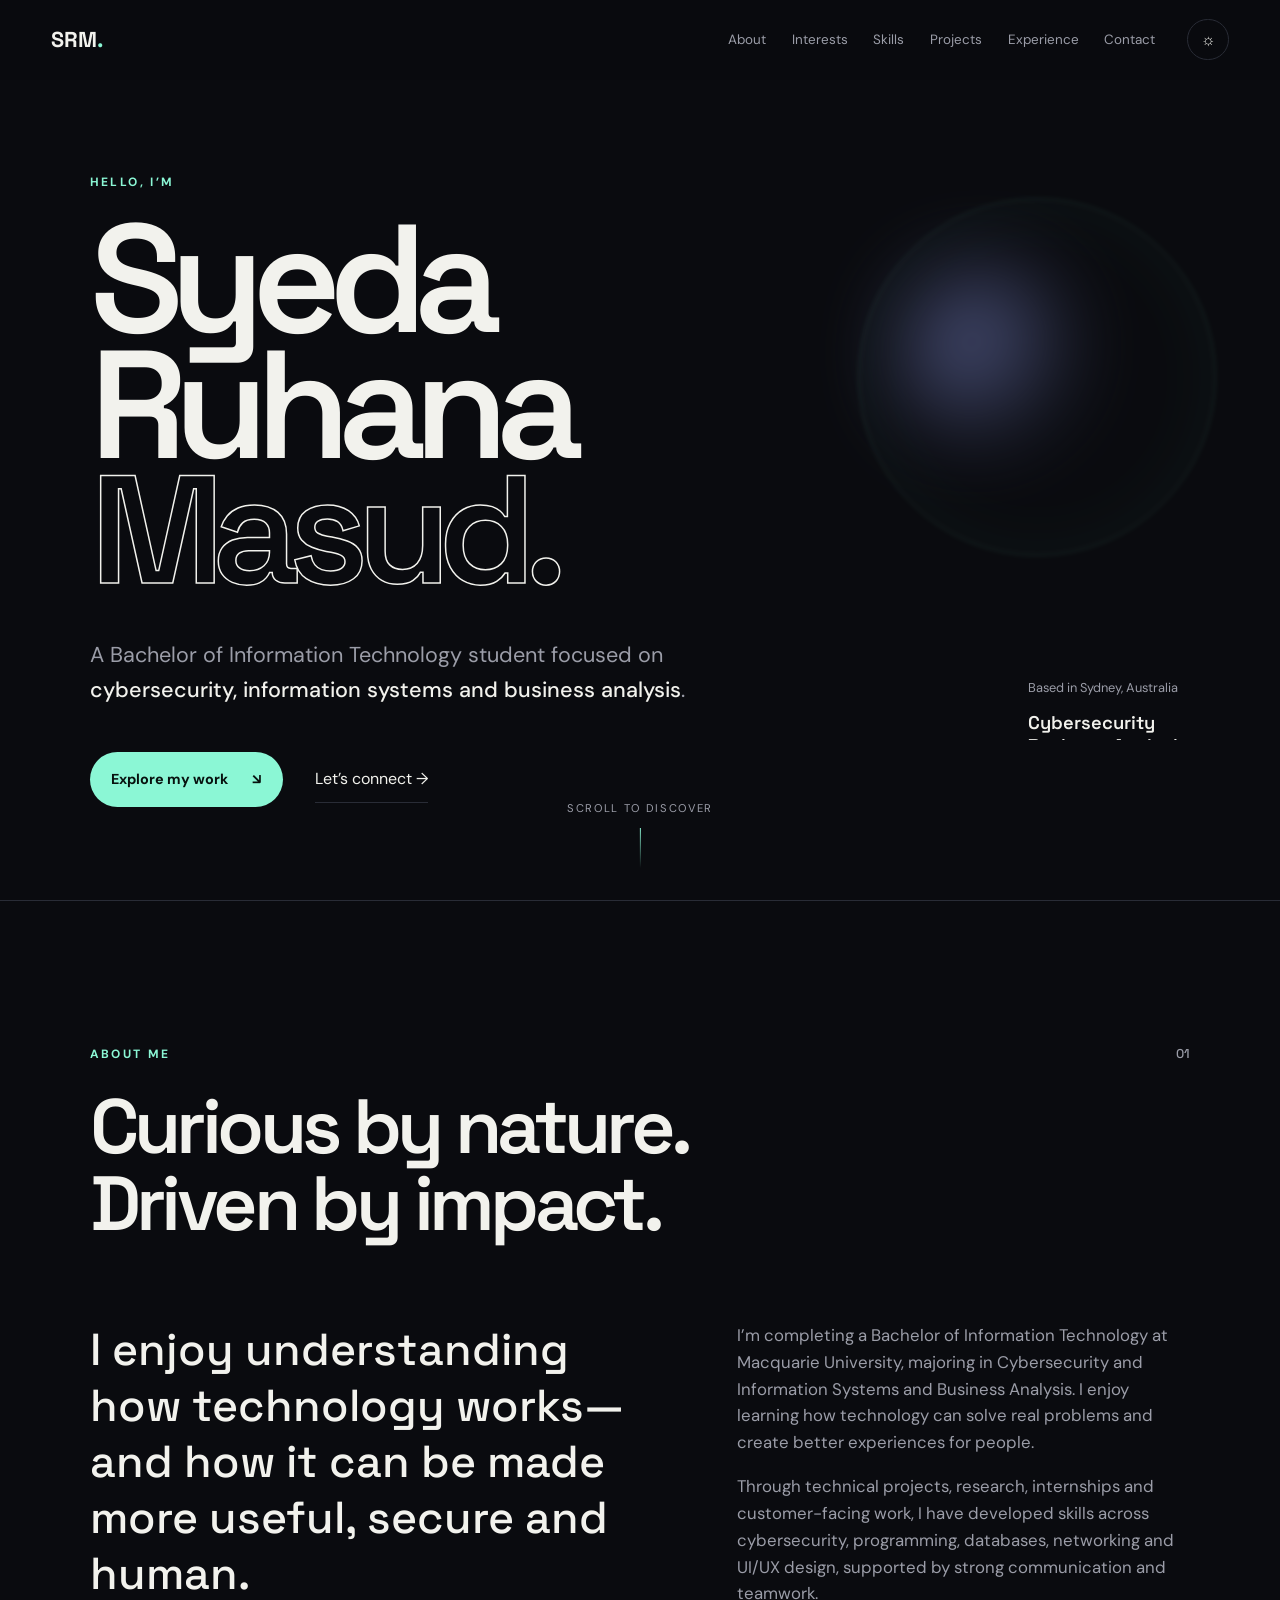
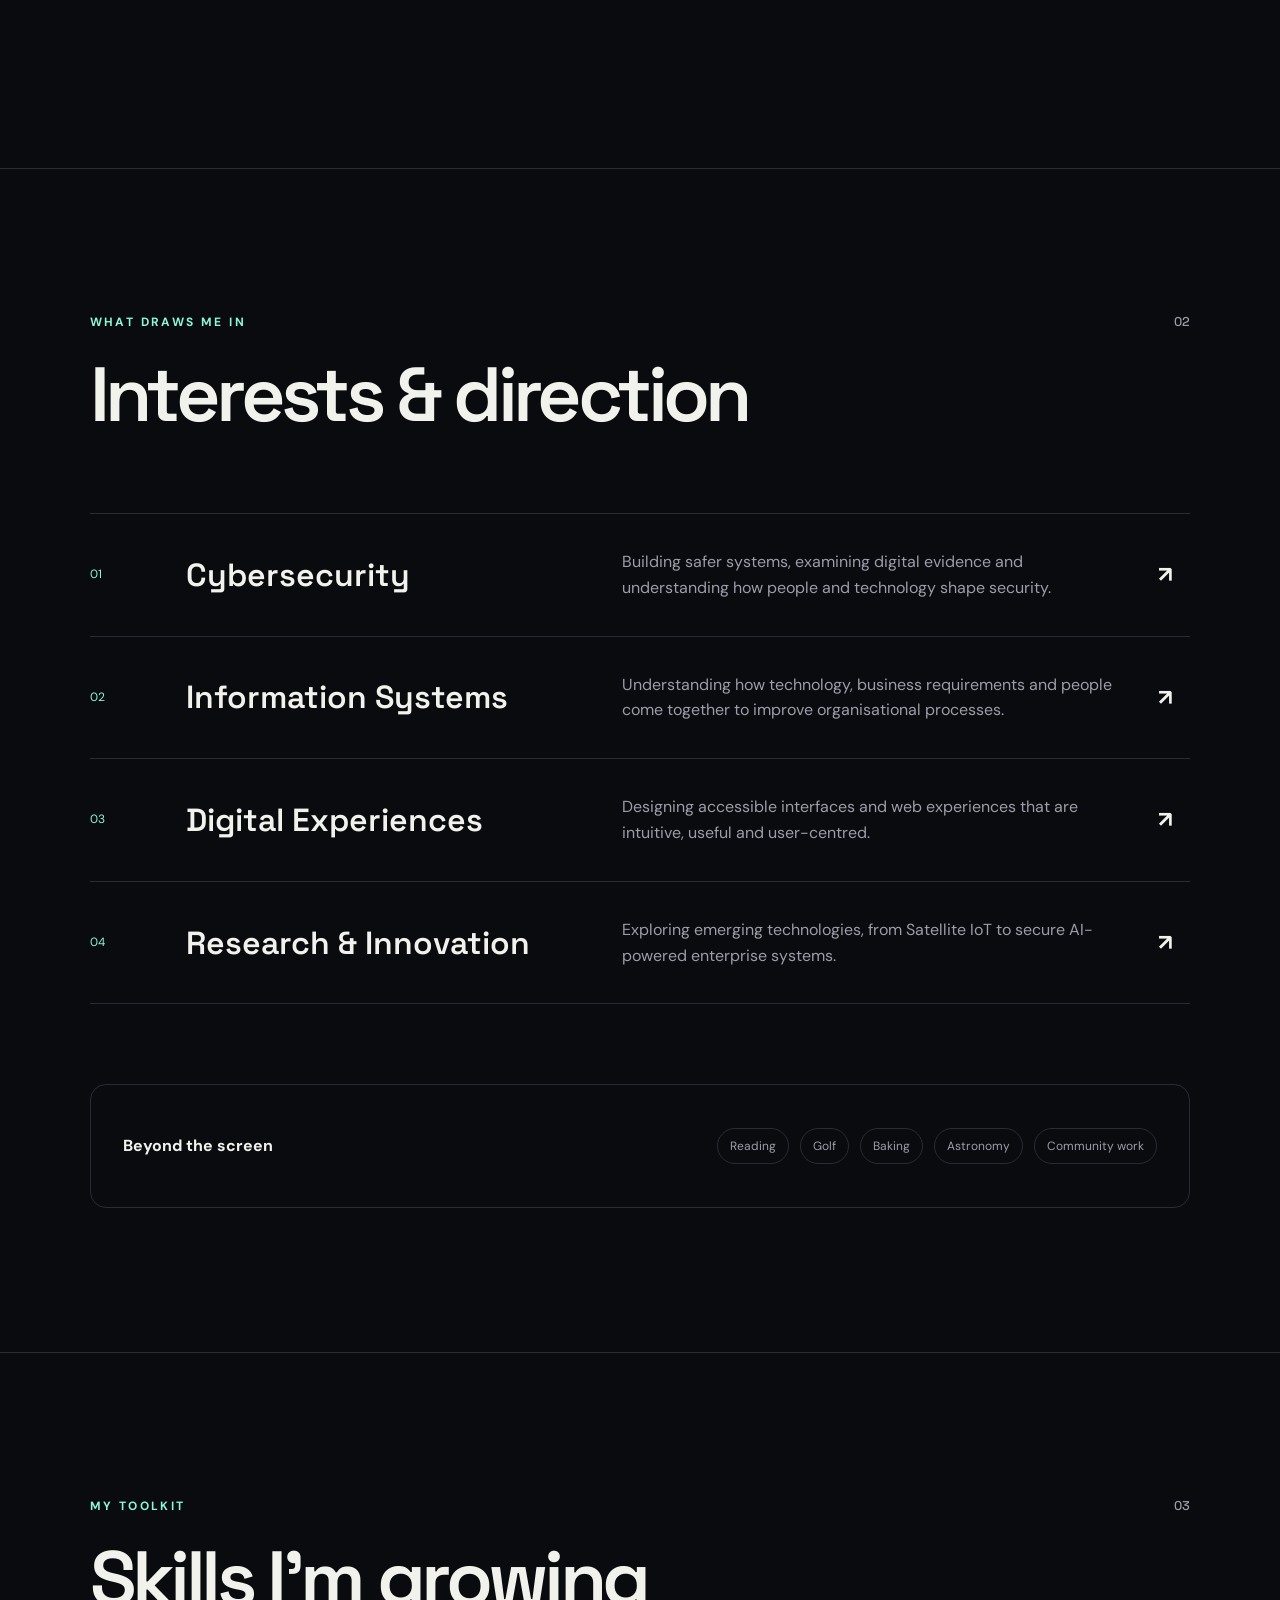
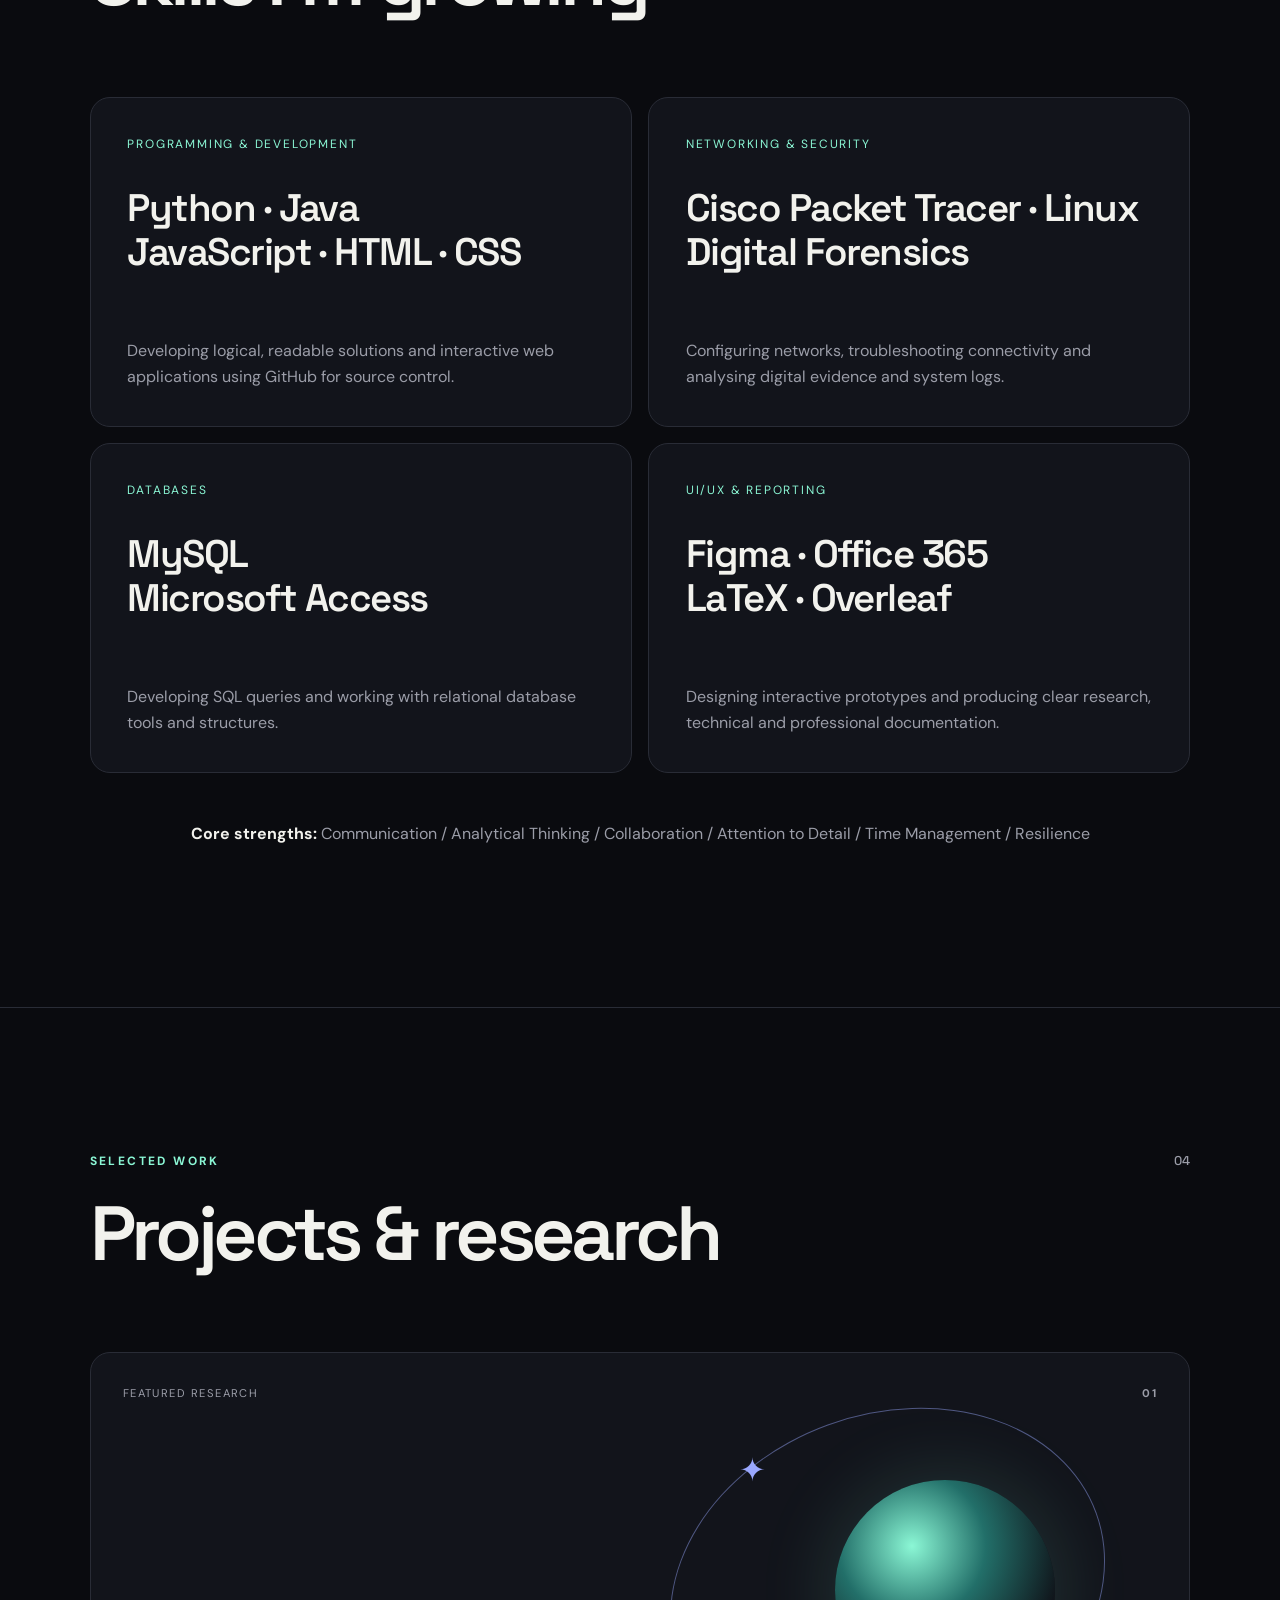
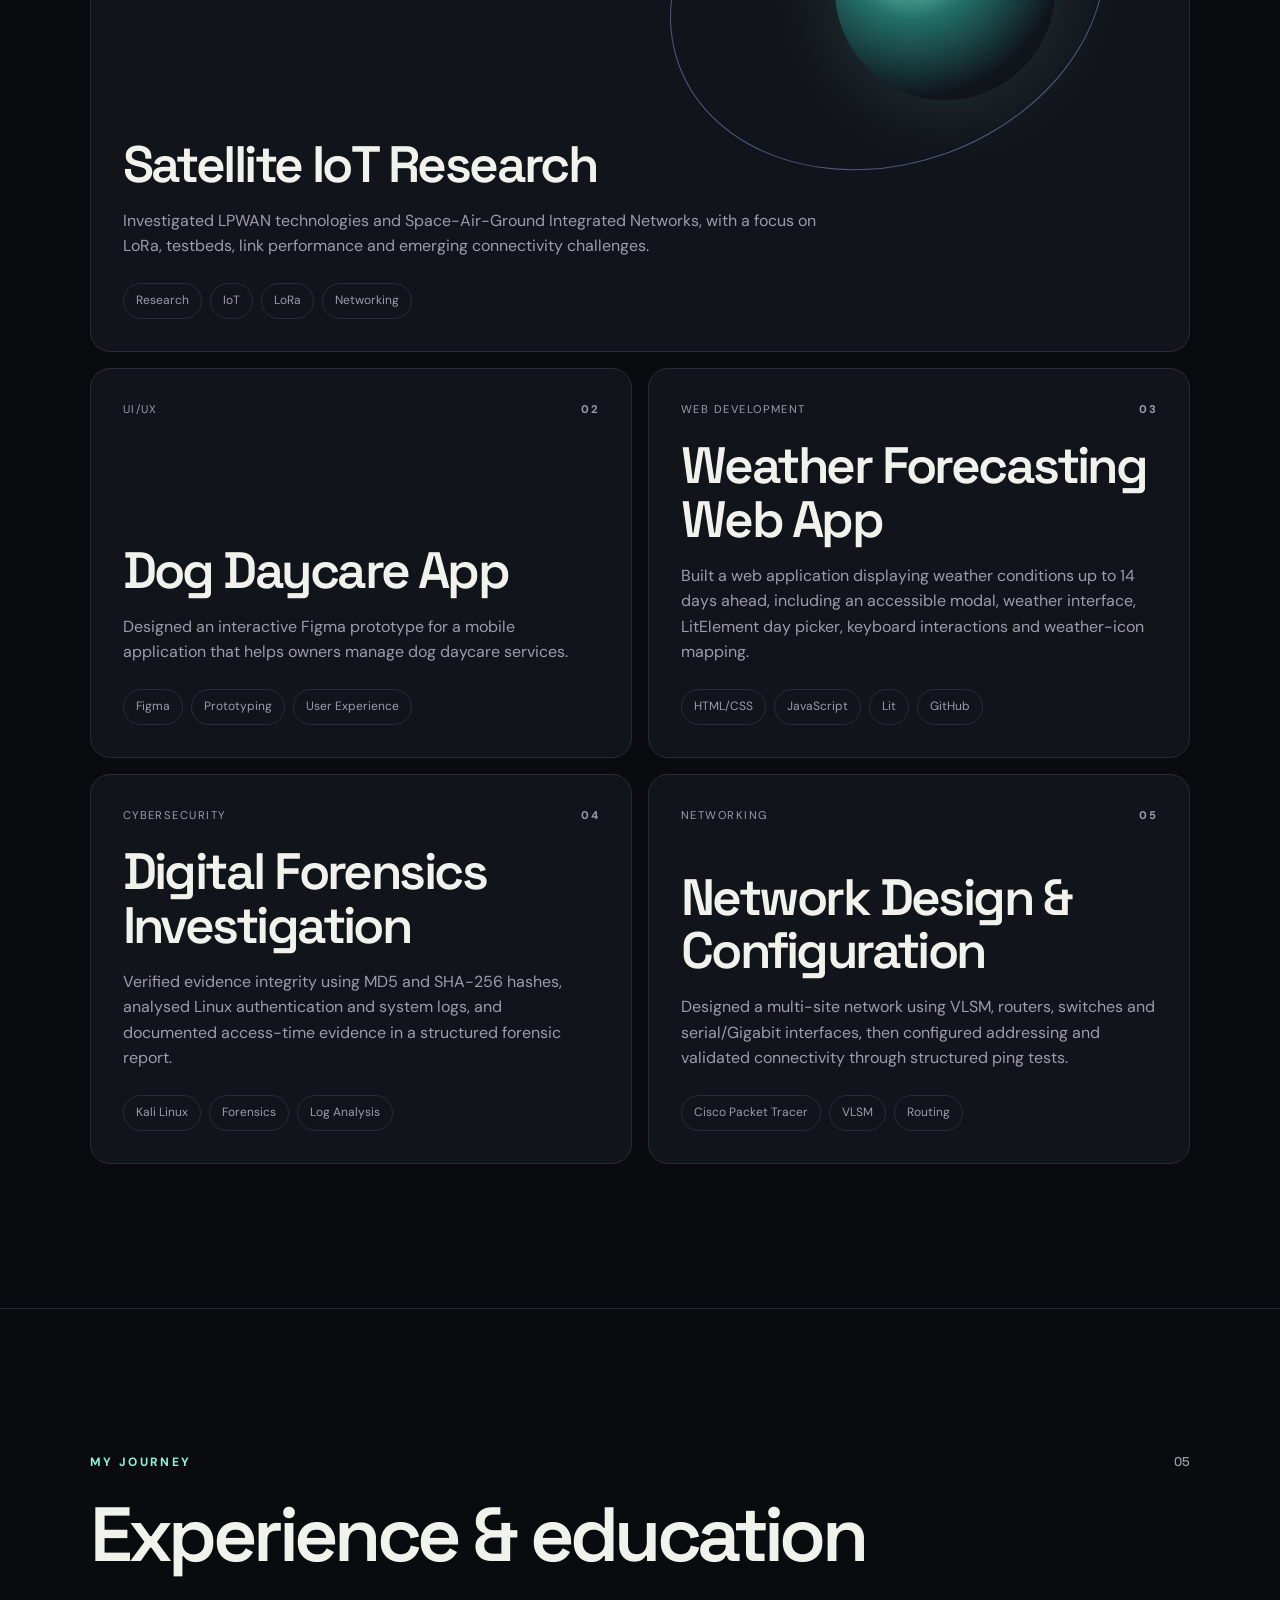
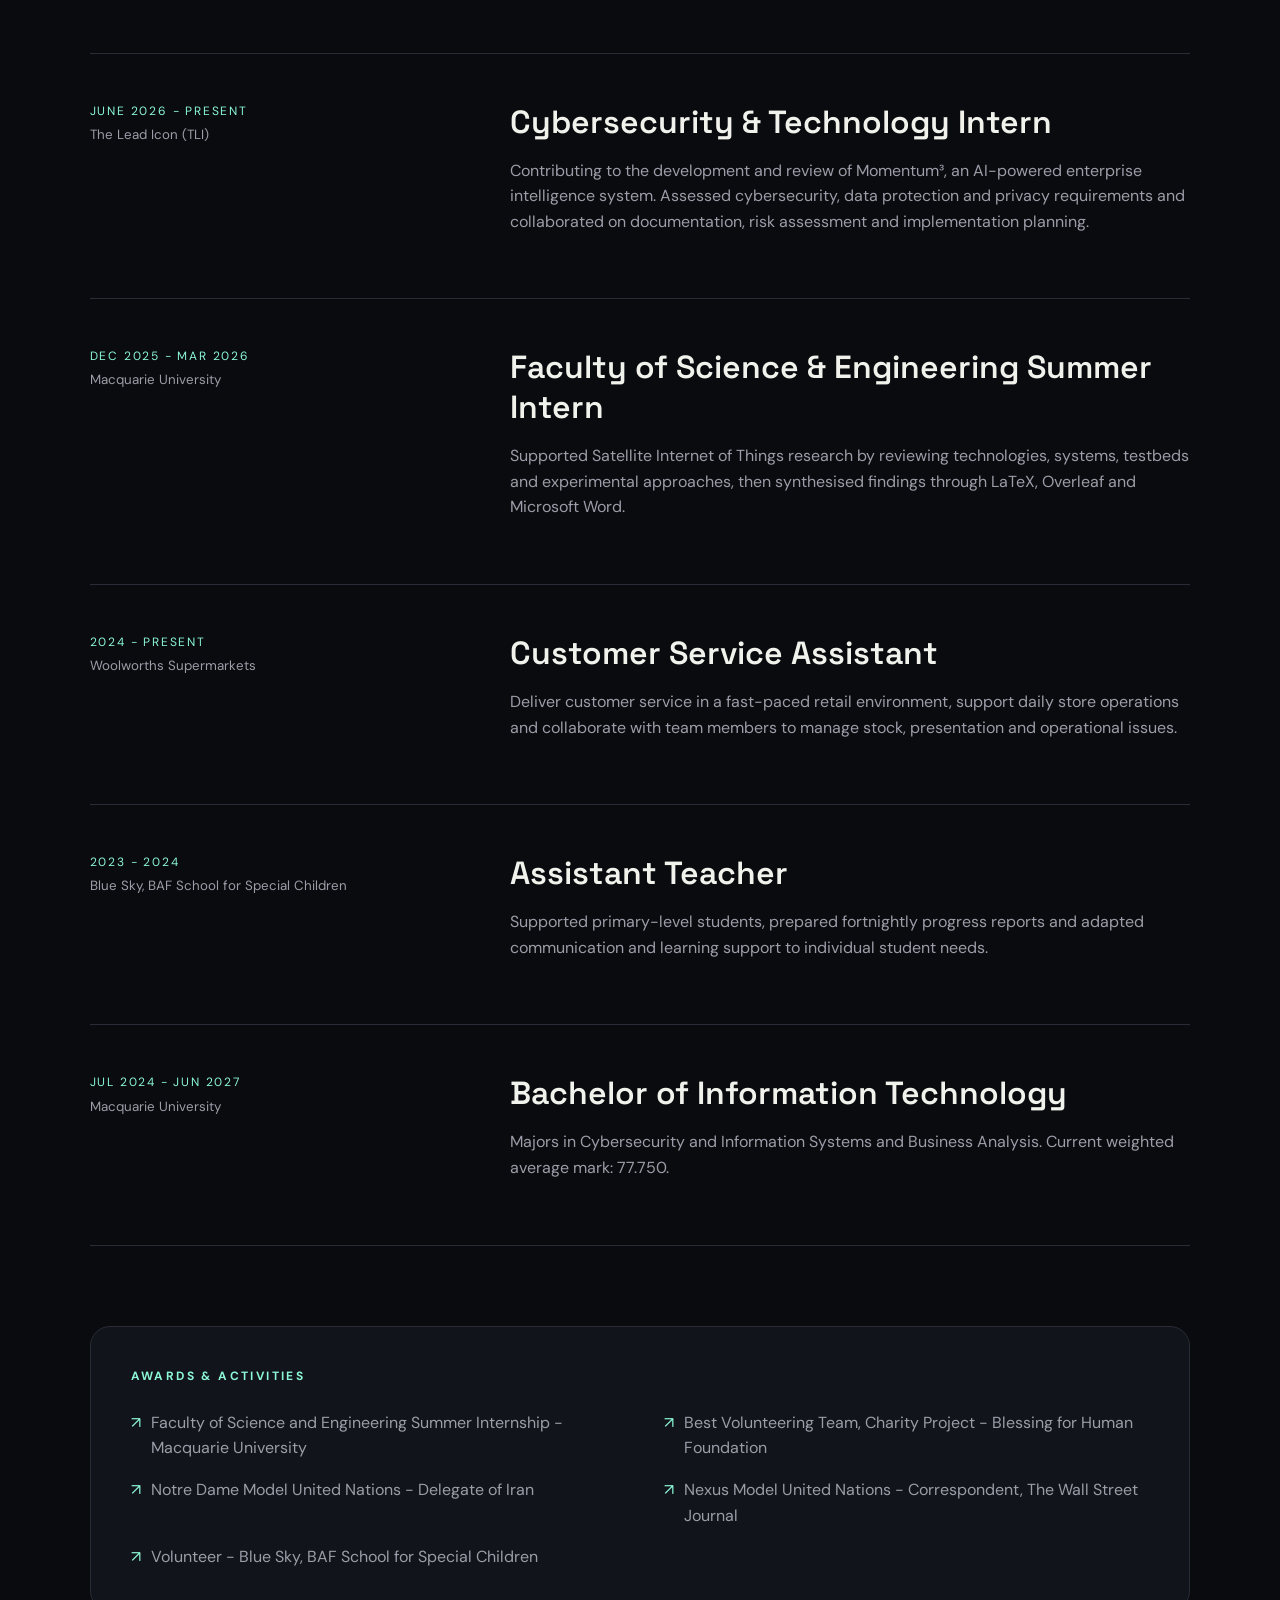
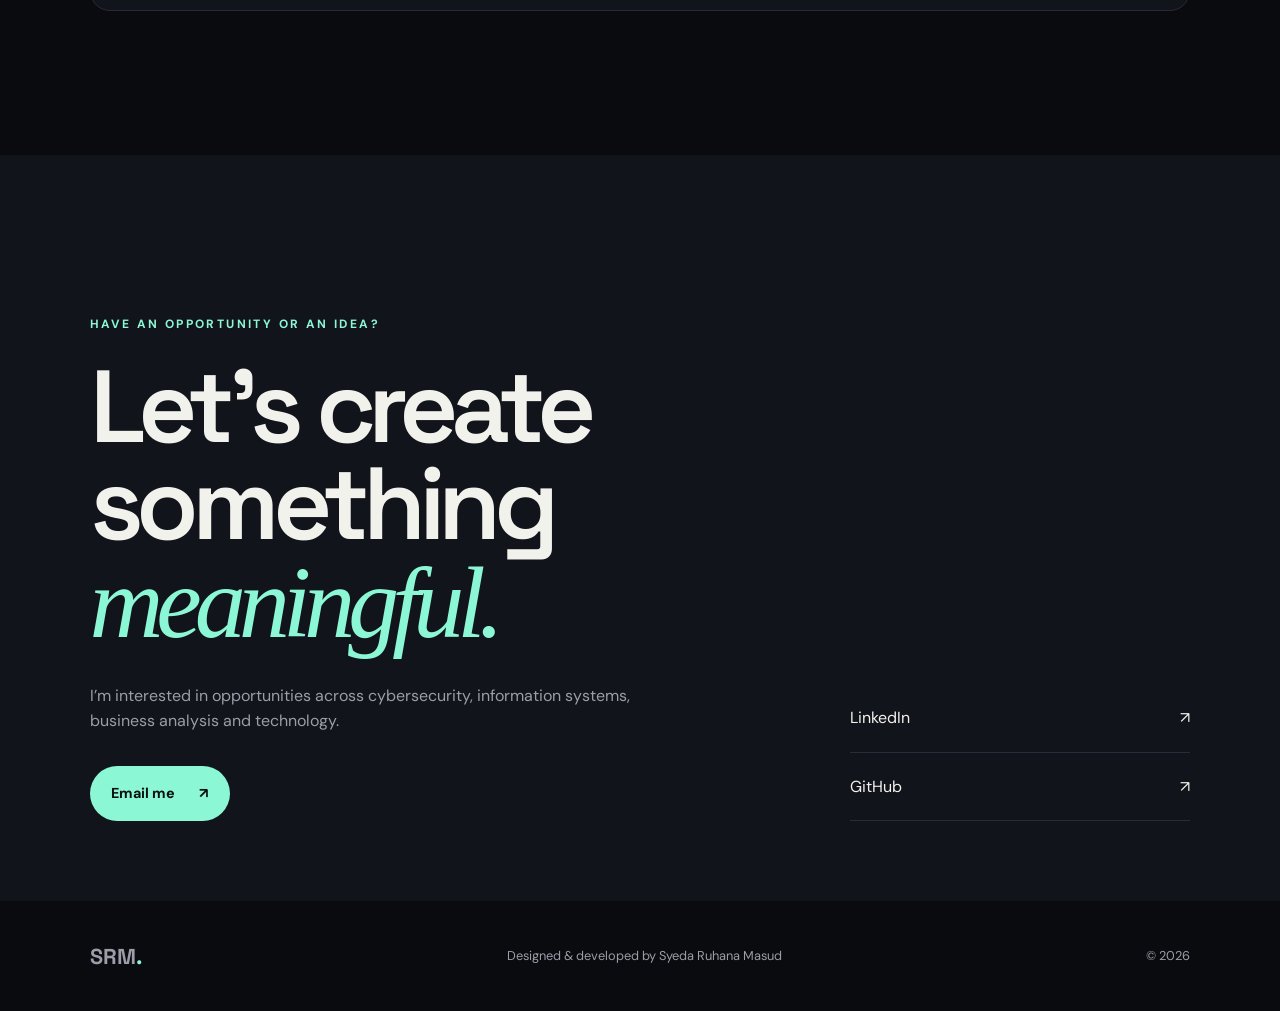
<file: index.html>
<!DOCTYPE html>
<html lang="en">
<head>
  <meta charset="UTF-8">
  <meta name="viewport" content="width=device-width, initial-scale=1.0">
  <meta name="description" content="Digital portfolio of Syeda Ruhana Masud, an Information Technology student majoring in Cybersecurity and Information Systems and Business Analysis.">
  <title>Syeda Ruhana Masud | Digital Portfolio</title>
  <link rel="preconnect" href="https://fonts.googleapis.com">
  <link rel="preconnect" href="https://fonts.gstatic.com" crossorigin>
  <link href="https://fonts.googleapis.com/css2?family=DM+Sans:wght@400;500;600;700&family=Space+Grotesk:wght@500;600;700&display=swap" rel="stylesheet">
  <link rel="stylesheet" href="style.css">
  <script src="script.js" defer></script>
</head>
<body>
  <header class="site-header">
    <a class="logo" href="#home" aria-label="Syeda Ruhana Masud home">SRM<span>.</span></a>
    <button class="menu-button" type="button" aria-label="Open navigation" aria-expanded="false">
      <span></span><span></span>
    </button>
    <nav class="nav-links" aria-label="Main navigation">
      <a href="#about">About</a><a href="#interests">Interests</a><a href="#skills">Skills</a><a href="#projects">Projects</a><a href="#experience">Experience</a><a href="#contact">Contact</a>
    </nav>
    <button class="theme-button" type="button" aria-label="Switch colour theme"><span aria-hidden="true">☼</span></button>
  </header>

  <main>
    <section class="hero" id="home">
      <div class="hero-orb orb-one" aria-hidden="true"></div><div class="hero-orb orb-two" aria-hidden="true"></div>
      <div class="hero-content reveal">
        <p class="eyebrow">Hello, I’m</p>
        <h1> Syeda Ruhana<br><span>Masud.</span></h1>
        <p class="hero-copy">A Bachelor of Information Technology student focused on <strong>cybersecurity, information systems and business analysis</strong>.</p>
        <div class="hero-actions">
          <a class="button primary" href="#projects">Explore my work <span>↘</span></a>
          <a class="text-link" href="#contact">Let’s connect <span>→</span></a>
        </div>
      </div>
      <div class="hero-side reveal" aria-label="Focus areas">
        <p>Based in Sydney, Australia</p>
        <div class="rotating-text"><span>Cybersecurity</span><span>Business Analysis</span><span>Web Development</span><span>UI/UX Design</span></div>
      </div>
      <a class="scroll-cue" href="#about"><span>Scroll to discover</span><i></i></a>
    </section>

    <section class="section about" id="about">
      <div class="section-number reveal">01</div>
      <div class="section-heading reveal"><p class="eyebrow">About me</p><h2>Curious by nature.<br>Driven by impact.</h2></div>
      <div class="about-grid">
        <p class="large-copy reveal">I enjoy understanding how technology works—and how it can be made more useful, secure and human.</p>
        <div class="body-copy reveal">
          <p>I’m completing a Bachelor of Information Technology at Macquarie University, majoring in Cybersecurity and Information Systems and Business Analysis. I enjoy learning how technology can solve real problems and create better experiences for people.</p>
          <p>Through technical projects, research, internships and customer-facing work, I have developed skills across cybersecurity, programming, databases, networking and UI/UX design, supported by strong communication and teamwork.</p>
        </div>
      </div>
    </section>

    <section class="section interests" id="interests">
      <div class="section-number reveal">02</div>
      <div class="section-heading reveal"><p class="eyebrow">What draws me in</p><h2>Interests &amp; direction</h2></div>
      <div class="interest-list">
        <article class="interest-item reveal"><span>01</span><h3>Cybersecurity</h3><p>Building safer systems, examining digital evidence and understanding how people and technology shape security.</p><b>↗</b></article>
        <article class="interest-item reveal"><span>02</span><h3>Information Systems</h3><p>Understanding how technology, business requirements and people come together to improve organisational processes.</p><b>↗</b></article>
        <article class="interest-item reveal"><span>03</span><h3>Digital Experiences</h3><p>Designing accessible interfaces and web experiences that are intuitive, useful and user-centred.</p><b>↗</b></article>
        <article class="interest-item reveal"><span>04</span><h3>Research &amp; Innovation</h3><p>Exploring emerging technologies, from Satellite IoT to secure AI-powered enterprise systems.</p><b>↗</b></article>
      </div>
      <div class="personal-note reveal"><p>Beyond the screen</p><div><span>Reading</span><span>Golf</span><span>Baking</span><span>Astronomy</span><span>Community work</span></div></div>
    </section>

    <section class="section skills" id="skills">
      <div class="section-number reveal">03</div>
      <div class="section-heading reveal"><p class="eyebrow">My toolkit</p><h2>Skills I’m growing</h2></div>
      <div class="skills-grid">
        <article class="skill-card reveal"><span>Programming &amp; development</span><h3>Python · Java<br>JavaScript · HTML · CSS</h3><p>Developing logical, readable solutions and interactive web applications using GitHub for source control.</p></article>
        <article class="skill-card reveal"><span>Networking &amp; security</span><h3>Cisco Packet Tracer · Linux<br>Digital Forensics</h3><p>Configuring networks, troubleshooting connectivity and analysing digital evidence and system logs.</p></article>
        <article class="skill-card reveal"><span>Databases</span><h3> MySQL<br>Microsoft Access</h3><p>Developing SQL queries and working with relational database tools and structures.</p></article>
        <article class="skill-card reveal"><span>UI/UX &amp; reporting</span><h3>Figma · Office 365<br>LaTeX · Overleaf</h3><p>Designing interactive prototypes and producing clear research, technical and professional documentation.</p></article>
      </div>
      <p class="tools reveal"><strong>Core strengths:</strong> Communication / Analytical Thinking / Collaboration / Attention to Detail / Time Management / Resilience</p>
    </section>

    <section class="section projects" id="projects">
      <div class="section-number reveal">04</div>
      <div class="section-heading reveal"><p class="eyebrow">Selected work</p><h2>Projects &amp; research</h2></div>
      <div class="project-grid">
        <article class="project-card featured reveal"><div class="project-top"><span>Featured research</span><b>01</b></div><div class="project-visual satellite" aria-hidden="true"><div class="planet"></div><div class="orbit"></div><div class="sat">✦</div></div><div class="project-info"><h3>Satellite IoT Research</h3><p>Investigated LPWAN technologies and Space-Air-Ground Integrated Networks, with a focus on LoRa, testbeds, link performance and emerging connectivity challenges.</p><div class="tags"><span>Research</span><span>IoT</span><span>LoRa</span><span>Networking</span></div></div></article>
        <article class="project-card reveal"><div class="project-top"><span>UI/UX</span><b>02</b></div><div class="project-info"><h3>Dog Daycare App</h3><p>Designed an interactive Figma prototype for a mobile application that helps owners manage dog daycare services.</p><div class="tags"><span>Figma</span><span>Prototyping</span><span>User Experience</span></div></div></article>
        <article class="project-card reveal"><div class="project-top"><span>Web development</span><b>03</b></div><div class="project-info"><h3>Weather Forecasting Web App</h3><p>Built a web application displaying weather conditions up to 14 days ahead, including an accessible modal, weather interface, LitElement day picker, keyboard interactions and weather-icon mapping.</p><div class="tags"><span>HTML/CSS</span><span>JavaScript</span><span>Lit</span><span>GitHub</span></div></div></article>
        <article class="project-card reveal"><div class="project-top"><span>Cybersecurity</span><b>04</b></div><div class="project-info"><h3>Digital Forensics Investigation</h3><p>Verified evidence integrity using MD5 and SHA-256 hashes, analysed Linux authentication and system logs, and documented access-time evidence in a structured forensic report.</p><div class="tags"><span>Kali Linux</span><span>Forensics</span><span>Log Analysis</span></div></div></article>
        <article class="project-card reveal"><div class="project-top"><span>Networking</span><b>05</b></div><div class="project-info"><h3>Network Design &amp; Configuration</h3><p>Designed a multi-site network using VLSM, routers, switches and serial/Gigabit interfaces, then configured addressing and validated connectivity through structured ping tests.</p><div class="tags"><span>Cisco Packet Tracer</span><span>VLSM</span><span>Routing</span></div></div></article>
      </div>
    </section>

    <section class="section experience" id="experience">
      <div class="section-number reveal">05</div>
      <div class="section-heading reveal"><p class="eyebrow">My journey</p><h2>Experience &amp; education</h2></div>
      <div class="timeline">
        <article class="timeline-item reveal"><div><span>June 2026 - Present</span><small>The Lead Icon (TLI)</small></div><div><h3>Cybersecurity &amp; Technology Intern</h3><p>Contributing to the development and review of Momentum³, an AI-powered enterprise intelligence system. Assessed cybersecurity, data protection and privacy requirements and collaborated on documentation, risk assessment and implementation planning.</p></div></article>
        <article class="timeline-item reveal"><div><span>Dec 2025 - Mar 2026</span><small>Macquarie University</small></div><div><h3>Faculty of Science &amp; Engineering Summer Intern</h3><p>Supported Satellite Internet of Things research by reviewing technologies, systems, testbeds and experimental approaches, then synthesised findings through LaTeX, Overleaf and Microsoft Word.</p></div></article>
        <article class="timeline-item reveal"><div><span>2024 - Present</span><small>Woolworths Supermarkets</small></div><div><h3>Customer Service Assistant</h3><p>Deliver customer service in a fast-paced retail environment, support daily store operations and collaborate with team members to manage stock, presentation and operational issues.</p></div></article>
        <article class="timeline-item reveal"><div><span>2023 - 2024</span><small>Blue Sky, BAF School for Special Children</small></div><div><h3>Assistant Teacher</h3><p>Supported primary-level students, prepared fortnightly progress reports and adapted communication and learning support to individual student needs.</p></div></article>
        <article class="timeline-item reveal"><div><span>Jul 2024 - Jun 2027</span><small>Macquarie University</small></div><div><h3>Bachelor of Information Technology</h3><p>Majors in Cybersecurity and Information Systems and Business Analysis. Current weighted average mark: 77.750.</p></div></article>
      </div>
      <div class="achievement-panel reveal">
        <p class="eyebrow">Awards &amp; activities</p>
        <ul>
          <li>Faculty of Science and Engineering Summer Internship - Macquarie University</li>
          <li>Best Volunteering Team, Charity Project - Blessing for Human Foundation</li>
          <li>Notre Dame Model United Nations - Delegate of Iran</li>
          <li>Nexus Model United Nations - Correspondent, The Wall Street Journal</li>
          <li>Volunteer - Blue Sky, BAF School for Special Children</li>
        </ul>
      </div>
    </section>

    <section class="contact" id="contact">
      <div class="contact-inner reveal"><p class="eyebrow">Have an opportunity or an idea?</p><h2>Let’s create something<br><em>meaningful.</em></h2><p>I’m interested in opportunities across cybersecurity, information systems, business analysis and technology.</p><a class="button primary" href="mailto:sruhana.msd@gmail.com">Email me <span>↗</span></a></div>
      <div class="contact-links reveal"><a href="https://www.linkedin.com/in/syeda-ruhana-masud-0a0b02387" target="_blank" rel="noreferrer">LinkedIn <span>↗</span></a><a href="YOUR-GITHUB-URL" target="_blank" rel="noreferrer">GitHub <span>↗</span></a>
  </main>
  <footer><a class="logo" href="#home">SRM<span>.</span></a><p>Designed &amp; developed by Syeda Ruhana Masud</p><p>© <span id="year"></span></p></footer>
  <script src="script.js"></script>
</body>
</html>
</file>
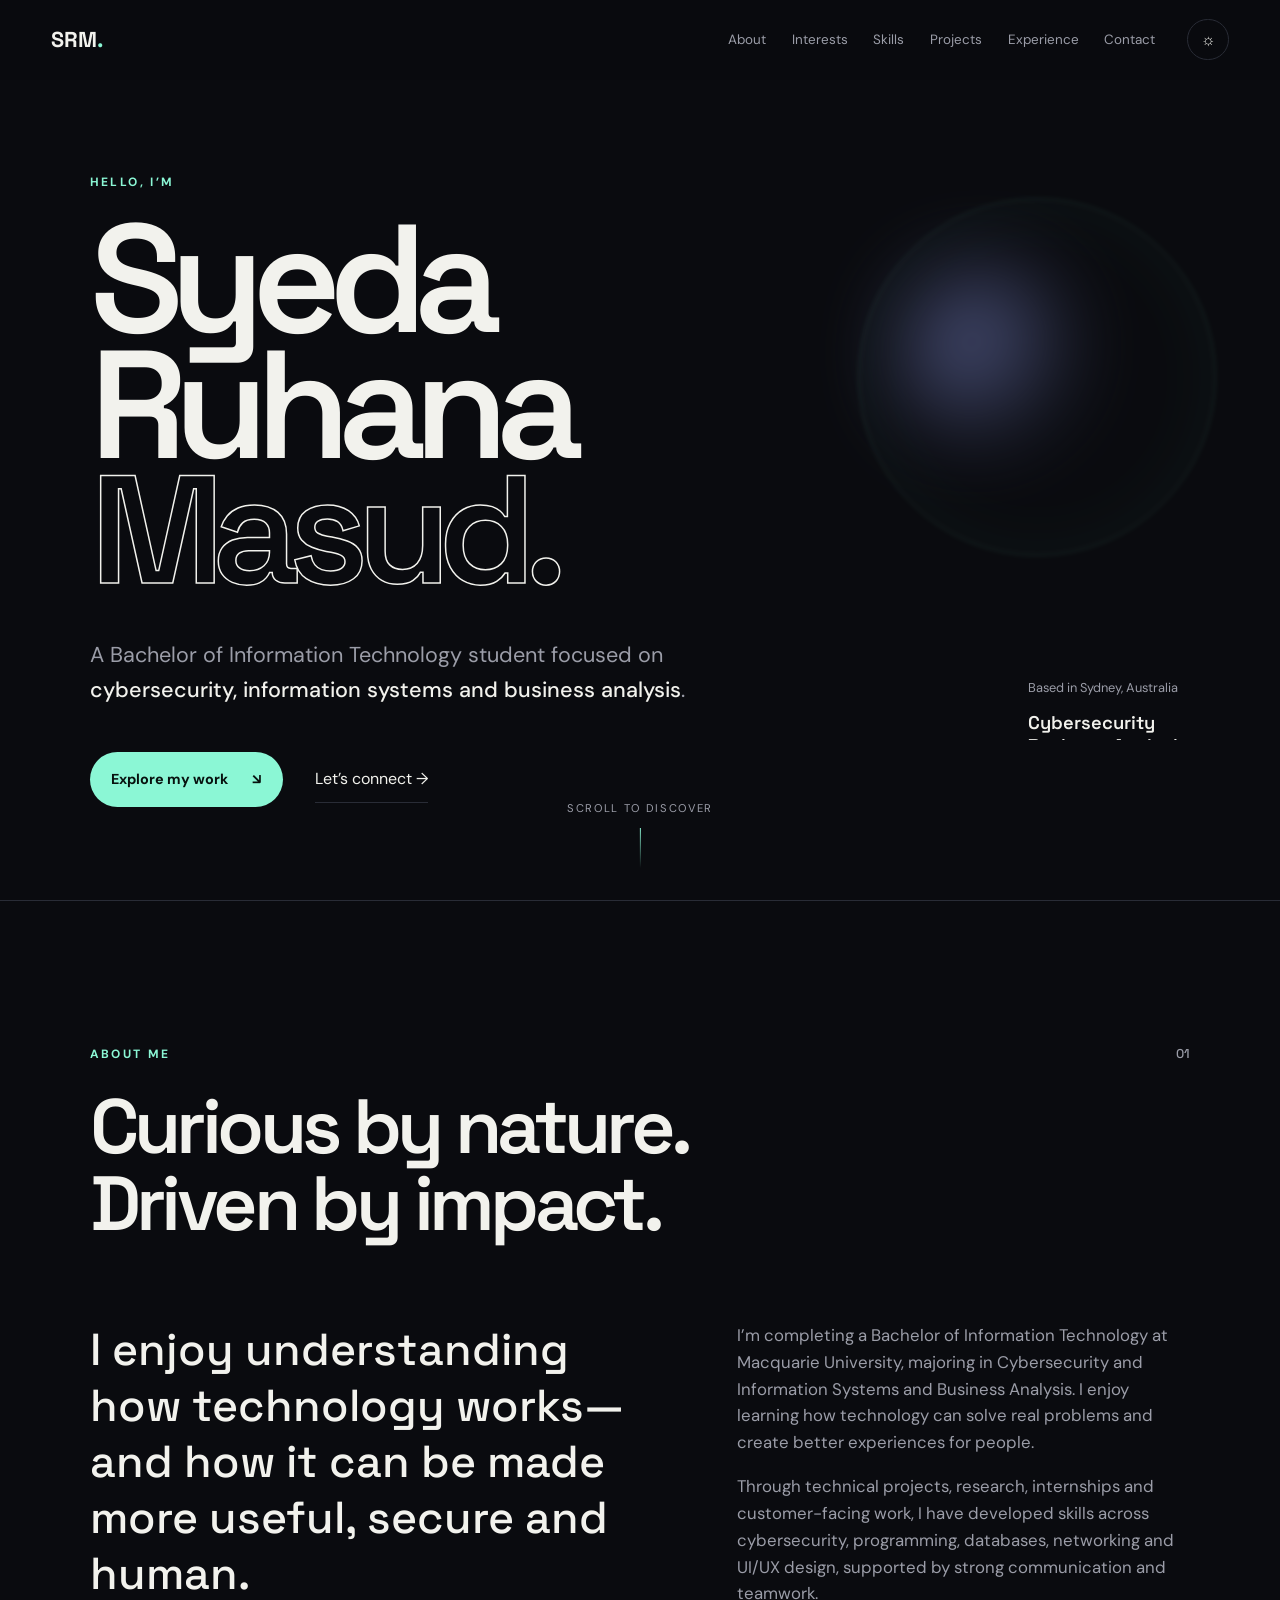
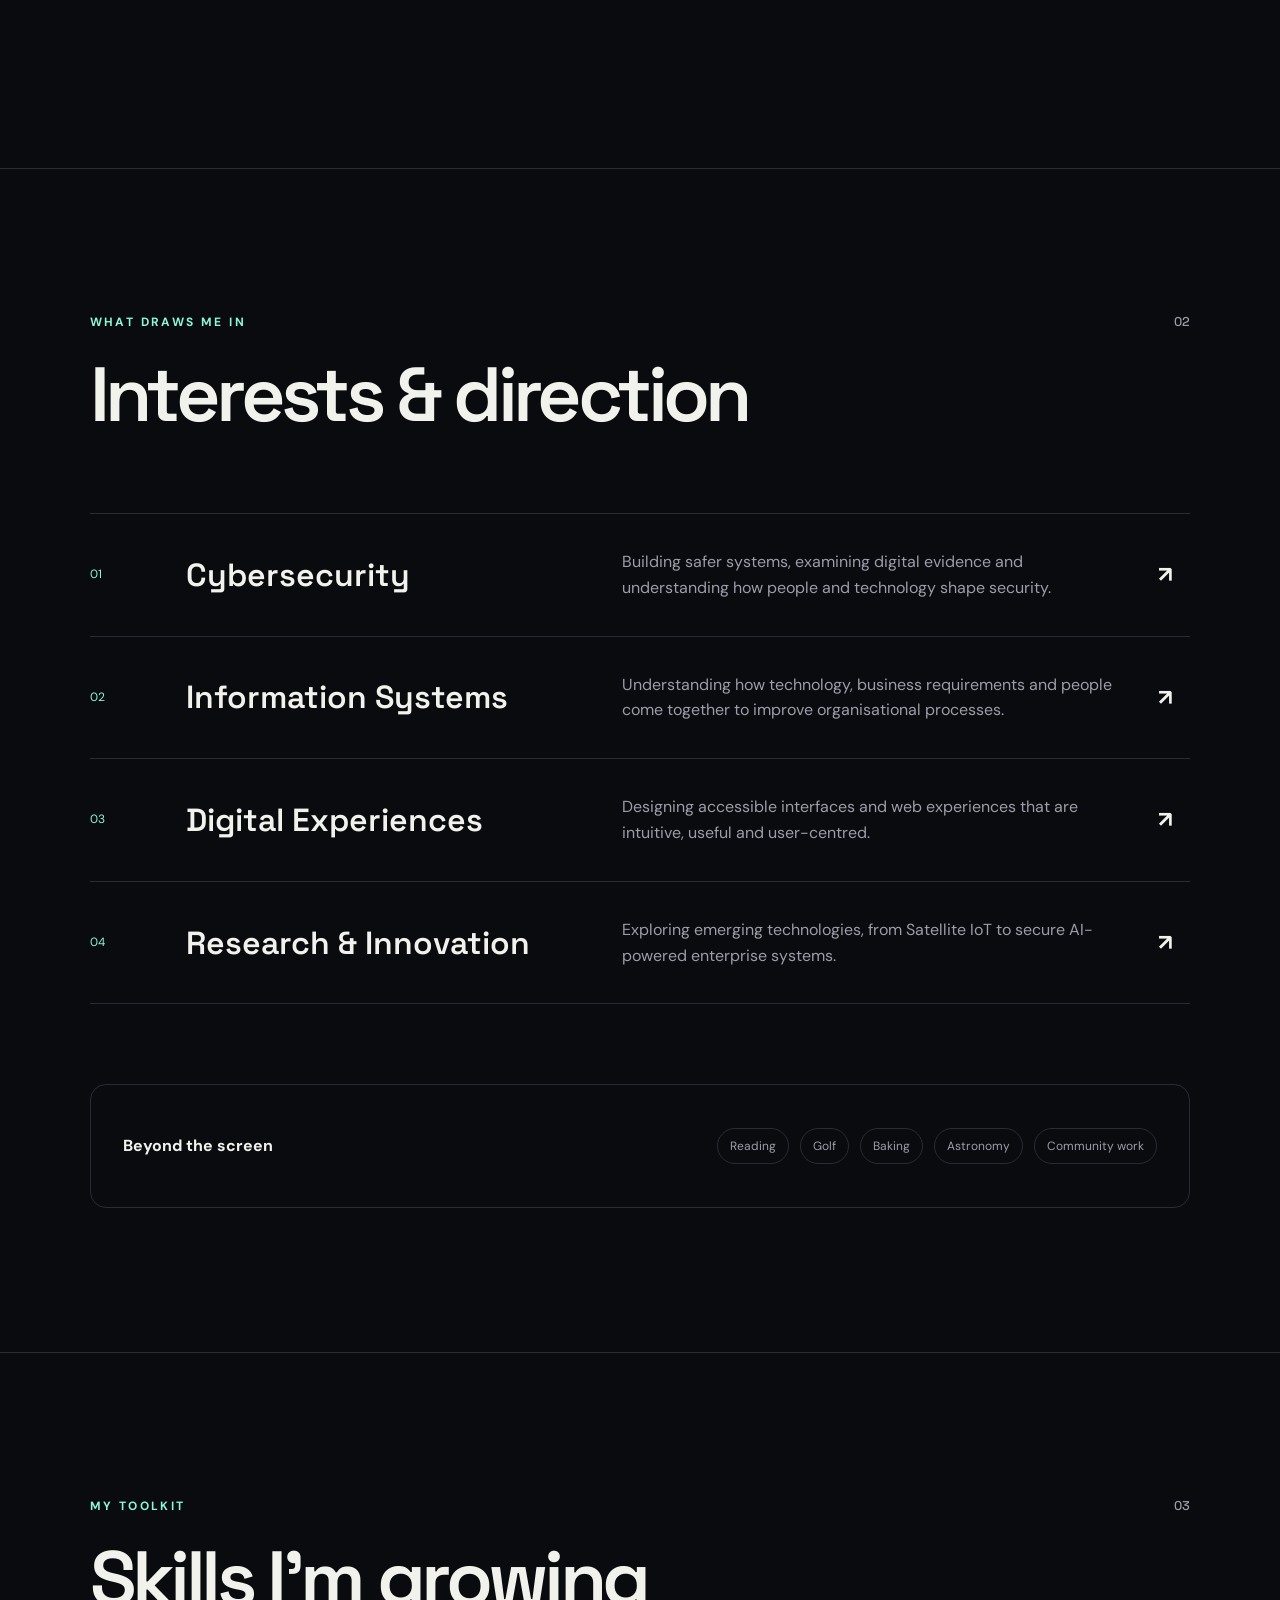
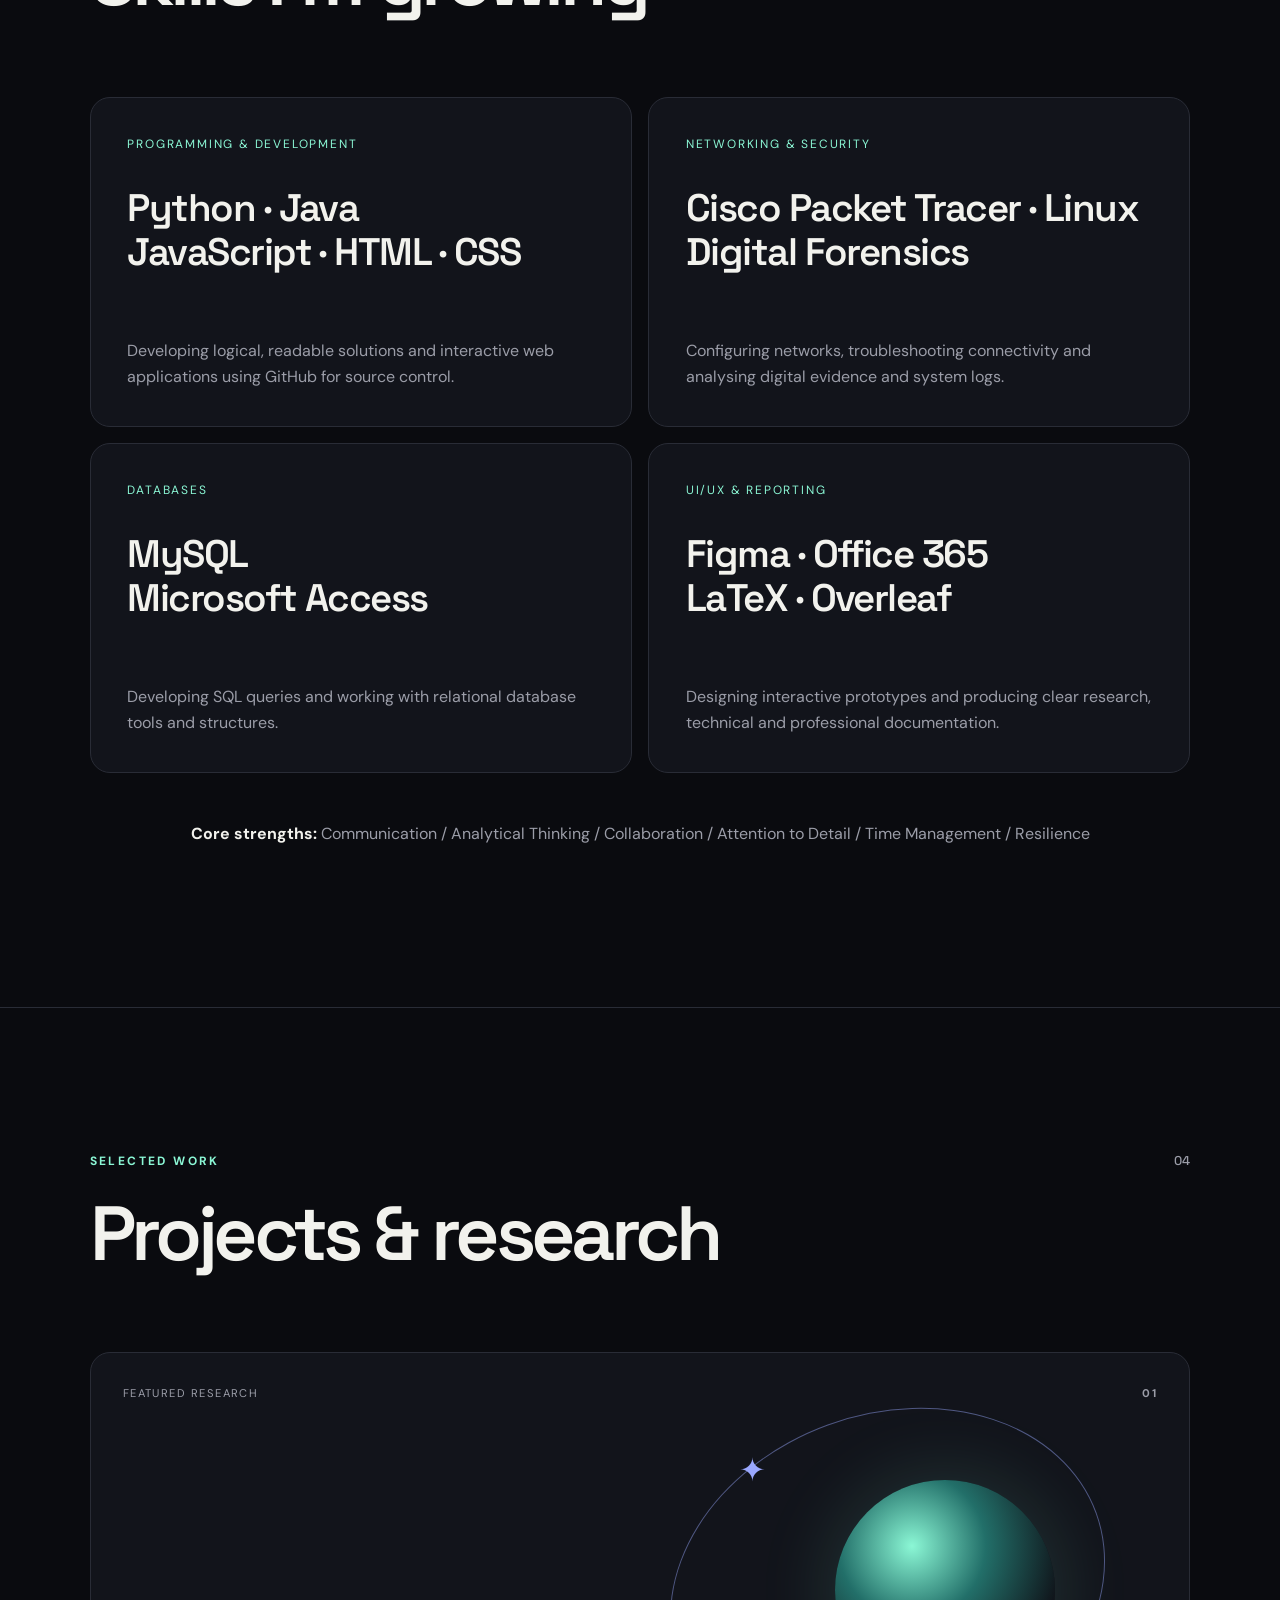
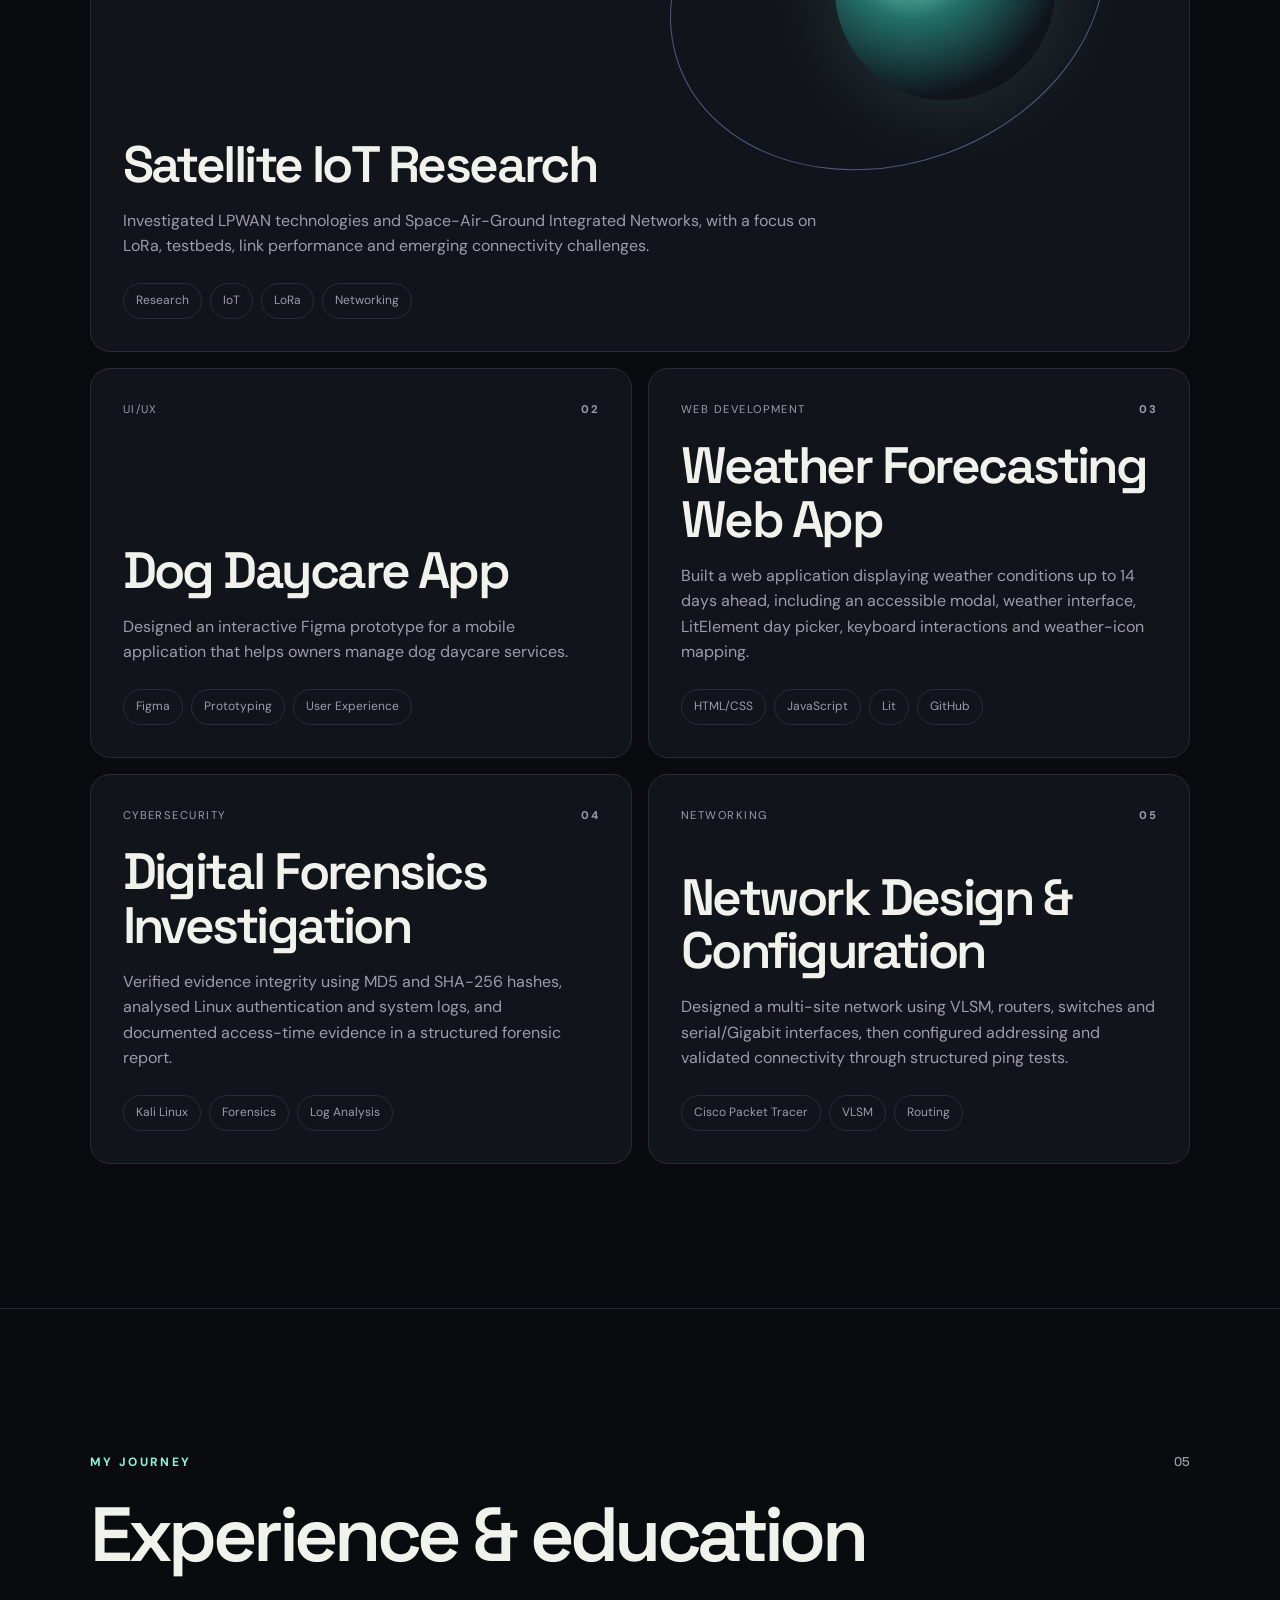
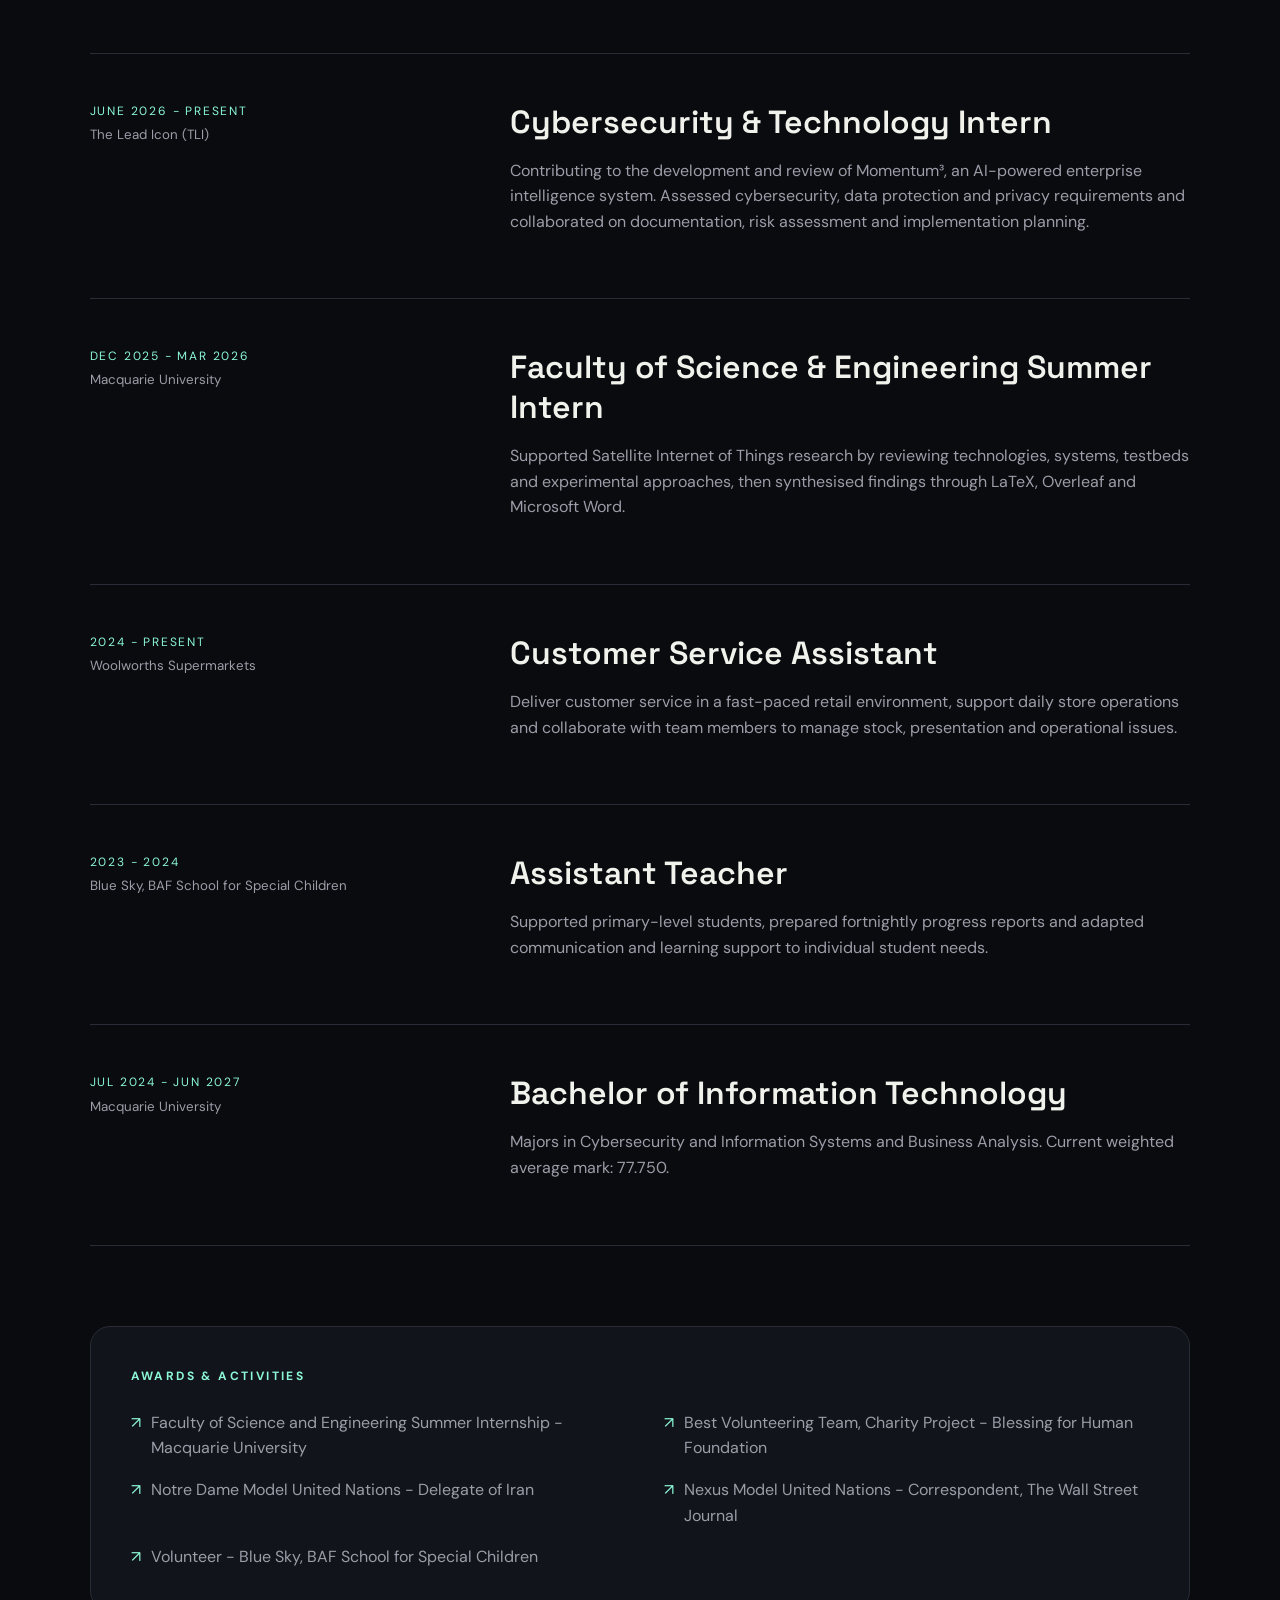
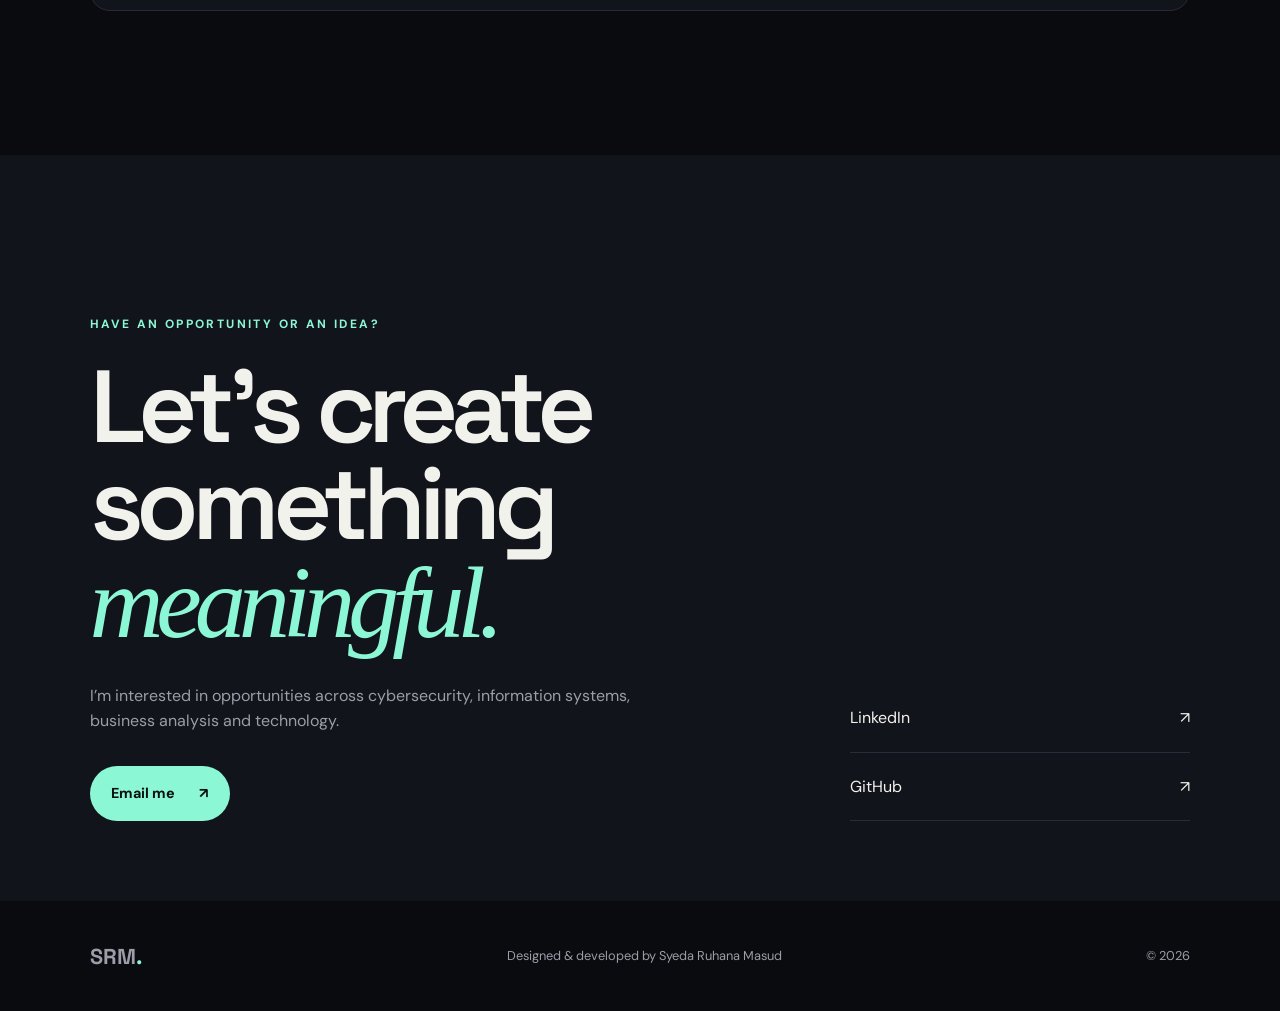
<file: Digital Portfolio Code/index.html>
<!DOCTYPE html>
<html lang="en">
<head>
  <meta charset="UTF-8">
  <meta name="viewport" content="width=device-width, initial-scale=1.0">
  <meta name="description" content="Digital portfolio of Syeda Ruhana Masud, an Information Technology student majoring in Cybersecurity and Information Systems and Business Analysis.">
  <title>Syeda Ruhana Masud | Digital Portfolio</title>
  <link rel="preconnect" href="https://fonts.googleapis.com">
  <link rel="preconnect" href="https://fonts.gstatic.com" crossorigin>
  <link href="https://fonts.googleapis.com/css2?family=DM+Sans:wght@400;500;600;700&family=Space+Grotesk:wght@500;600;700&display=swap" rel="stylesheet">
  <link rel="stylesheet" href="style.css">
  <script src="script.js" defer></script>
</head>
<body>
  <header class="site-header">
    <a class="logo" href="#home" aria-label="Syeda Ruhana Masud home">SRM<span>.</span></a>
    <button class="menu-button" type="button" aria-label="Open navigation" aria-expanded="false">
      <span></span><span></span>
    </button>
    <nav class="nav-links" aria-label="Main navigation">
      <a href="#about">About</a><a href="#interests">Interests</a><a href="#skills">Skills</a><a href="#projects">Projects</a><a href="#experience">Experience</a><a href="#contact">Contact</a>
    </nav>
    <button class="theme-button" type="button" aria-label="Switch colour theme"><span aria-hidden="true">☼</span></button>
  </header>

  <main>
    <section class="hero" id="home">
      <div class="hero-orb orb-one" aria-hidden="true"></div><div class="hero-orb orb-two" aria-hidden="true"></div>
      <div class="hero-content reveal">
        <p class="eyebrow">Hello, I’m</p>
        <h1> Syeda Ruhana<br><span>Masud.</span></h1>
        <p class="hero-copy">A Bachelor of Information Technology student focused on <strong>cybersecurity, information systems and business analysis</strong>.</p>
        <div class="hero-actions">
          <a class="button primary" href="#projects">Explore my work <span>↘</span></a>
          <a class="text-link" href="#contact">Let’s connect <span>→</span></a>
        </div>
      </div>
      <div class="hero-side reveal" aria-label="Focus areas">
        <p>Based in Sydney, Australia</p>
        <div class="rotating-text"><span>Cybersecurity</span><span>Business Analysis</span><span>Web Development</span><span>UI/UX Design</span></div>
      </div>
      <a class="scroll-cue" href="#about"><span>Scroll to discover</span><i></i></a>
    </section>

    <section class="section about" id="about">
      <div class="section-number reveal">01</div>
      <div class="section-heading reveal"><p class="eyebrow">About me</p><h2>Curious by nature.<br>Driven by impact.</h2></div>
      <div class="about-grid">
        <p class="large-copy reveal">I enjoy understanding how technology works—and how it can be made more useful, secure and human.</p>
        <div class="body-copy reveal">
          <p>I’m completing a Bachelor of Information Technology at Macquarie University, majoring in Cybersecurity and Information Systems and Business Analysis. I enjoy learning how technology can solve real problems and create better experiences for people.</p>
          <p>Through technical projects, research, internships and customer-facing work, I have developed skills across cybersecurity, programming, databases, networking and UI/UX design, supported by strong communication and teamwork.</p>
        </div>
      </div>
    </section>

    <section class="section interests" id="interests">
      <div class="section-number reveal">02</div>
      <div class="section-heading reveal"><p class="eyebrow">What draws me in</p><h2>Interests &amp; direction</h2></div>
      <div class="interest-list">
        <article class="interest-item reveal"><span>01</span><h3>Cybersecurity</h3><p>Building safer systems, examining digital evidence and understanding how people and technology shape security.</p><b>↗</b></article>
        <article class="interest-item reveal"><span>02</span><h3>Information Systems</h3><p>Understanding how technology, business requirements and people come together to improve organisational processes.</p><b>↗</b></article>
        <article class="interest-item reveal"><span>03</span><h3>Digital Experiences</h3><p>Designing accessible interfaces and web experiences that are intuitive, useful and user-centred.</p><b>↗</b></article>
        <article class="interest-item reveal"><span>04</span><h3>Research &amp; Innovation</h3><p>Exploring emerging technologies, from Satellite IoT to secure AI-powered enterprise systems.</p><b>↗</b></article>
      </div>
      <div class="personal-note reveal"><p>Beyond the screen</p><div><span>Reading</span><span>Golf</span><span>Baking</span><span>Astronomy</span><span>Community work</span></div></div>
    </section>

    <section class="section skills" id="skills">
      <div class="section-number reveal">03</div>
      <div class="section-heading reveal"><p class="eyebrow">My toolkit</p><h2>Skills I’m growing</h2></div>
      <div class="skills-grid">
        <article class="skill-card reveal"><span>Programming &amp; development</span><h3>Python · Java<br>JavaScript · HTML · CSS</h3><p>Developing logical, readable solutions and interactive web applications using GitHub for source control.</p></article>
        <article class="skill-card reveal"><span>Networking &amp; security</span><h3>Cisco Packet Tracer · Linux<br>Digital Forensics</h3><p>Configuring networks, troubleshooting connectivity and analysing digital evidence and system logs.</p></article>
        <article class="skill-card reveal"><span>Databases</span><h3> MySQL<br>Microsoft Access</h3><p>Developing SQL queries and working with relational database tools and structures.</p></article>
        <article class="skill-card reveal"><span>UI/UX &amp; reporting</span><h3>Figma · Office 365<br>LaTeX · Overleaf</h3><p>Designing interactive prototypes and producing clear research, technical and professional documentation.</p></article>
      </div>
      <p class="tools reveal"><strong>Core strengths:</strong> Communication / Analytical Thinking / Collaboration / Attention to Detail / Time Management / Resilience</p>
    </section>

    <section class="section projects" id="projects">
      <div class="section-number reveal">04</div>
      <div class="section-heading reveal"><p class="eyebrow">Selected work</p><h2>Projects &amp; research</h2></div>
      <div class="project-grid">
        <article class="project-card featured reveal"><div class="project-top"><span>Featured research</span><b>01</b></div><div class="project-visual satellite" aria-hidden="true"><div class="planet"></div><div class="orbit"></div><div class="sat">✦</div></div><div class="project-info"><h3>Satellite IoT Research</h3><p>Investigated LPWAN technologies and Space-Air-Ground Integrated Networks, with a focus on LoRa, testbeds, link performance and emerging connectivity challenges.</p><div class="tags"><span>Research</span><span>IoT</span><span>LoRa</span><span>Networking</span></div></div></article>
        <article class="project-card reveal"><div class="project-top"><span>UI/UX</span><b>02</b></div><div class="project-info"><h3>Dog Daycare App</h3><p>Designed an interactive Figma prototype for a mobile application that helps owners manage dog daycare services.</p><div class="tags"><span>Figma</span><span>Prototyping</span><span>User Experience</span></div></div></article>
        <article class="project-card reveal"><div class="project-top"><span>Web development</span><b>03</b></div><div class="project-info"><h3>Weather Forecasting Web App</h3><p>Built a web application displaying weather conditions up to 14 days ahead, including an accessible modal, weather interface, LitElement day picker, keyboard interactions and weather-icon mapping.</p><div class="tags"><span>HTML/CSS</span><span>JavaScript</span><span>Lit</span><span>GitHub</span></div></div></article>
        <article class="project-card reveal"><div class="project-top"><span>Cybersecurity</span><b>04</b></div><div class="project-info"><h3>Digital Forensics Investigation</h3><p>Verified evidence integrity using MD5 and SHA-256 hashes, analysed Linux authentication and system logs, and documented access-time evidence in a structured forensic report.</p><div class="tags"><span>Kali Linux</span><span>Forensics</span><span>Log Analysis</span></div></div></article>
        <article class="project-card reveal"><div class="project-top"><span>Networking</span><b>05</b></div><div class="project-info"><h3>Network Design &amp; Configuration</h3><p>Designed a multi-site network using VLSM, routers, switches and serial/Gigabit interfaces, then configured addressing and validated connectivity through structured ping tests.</p><div class="tags"><span>Cisco Packet Tracer</span><span>VLSM</span><span>Routing</span></div></div></article>
      </div>
    </section>

    <section class="section experience" id="experience">
      <div class="section-number reveal">05</div>
      <div class="section-heading reveal"><p class="eyebrow">My journey</p><h2>Experience &amp; education</h2></div>
      <div class="timeline">
        <article class="timeline-item reveal"><div><span>June 2026 - Present</span><small>The Lead Icon (TLI)</small></div><div><h3>Cybersecurity &amp; Technology Intern</h3><p>Contributing to the development and review of Momentum³, an AI-powered enterprise intelligence system. Assessed cybersecurity, data protection and privacy requirements and collaborated on documentation, risk assessment and implementation planning.</p></div></article>
        <article class="timeline-item reveal"><div><span>Dec 2025 - Mar 2026</span><small>Macquarie University</small></div><div><h3>Faculty of Science &amp; Engineering Summer Intern</h3><p>Supported Satellite Internet of Things research by reviewing technologies, systems, testbeds and experimental approaches, then synthesised findings through LaTeX, Overleaf and Microsoft Word.</p></div></article>
        <article class="timeline-item reveal"><div><span>2024 - Present</span><small>Woolworths Supermarkets</small></div><div><h3>Customer Service Assistant</h3><p>Deliver customer service in a fast-paced retail environment, support daily store operations and collaborate with team members to manage stock, presentation and operational issues.</p></div></article>
        <article class="timeline-item reveal"><div><span>2023 - 2024</span><small>Blue Sky, BAF School for Special Children</small></div><div><h3>Assistant Teacher</h3><p>Supported primary-level students, prepared fortnightly progress reports and adapted communication and learning support to individual student needs.</p></div></article>
        <article class="timeline-item reveal"><div><span>Jul 2024 - Jun 2027</span><small>Macquarie University</small></div><div><h3>Bachelor of Information Technology</h3><p>Majors in Cybersecurity and Information Systems and Business Analysis. Current weighted average mark: 77.750.</p></div></article>
      </div>
      <div class="achievement-panel reveal">
        <p class="eyebrow">Awards &amp; activities</p>
        <ul>
          <li>Faculty of Science and Engineering Summer Internship - Macquarie University</li>
          <li>Best Volunteering Team, Charity Project - Blessing for Human Foundation</li>
          <li>Notre Dame Model United Nations - Delegate of Iran</li>
          <li>Nexus Model United Nations - Correspondent, The Wall Street Journal</li>
          <li>Volunteer - Blue Sky, BAF School for Special Children</li>
        </ul>
      </div>
    </section>

    <section class="contact" id="contact">
      <div class="contact-inner reveal"><p class="eyebrow">Have an opportunity or an idea?</p><h2>Let’s create something<br><em>meaningful.</em></h2><p>I’m interested in opportunities across cybersecurity, information systems, business analysis and technology.</p><a class="button primary" href="mailto:sruhana.msd@gmail.com">Email me <span>↗</span></a></div>
      <div class="contact-links reveal"><a href="https://www.linkedin.com/in/syeda-ruhana-masud-0a0b02387" target="_blank" rel="noreferrer">LinkedIn <span>↗</span></a><a href="https://github.com/ruhana0911/Digital-Portfolio.git/" target="_blank" rel="noreferrer">GitHub <span>↗</span></a>
  </main>
  <footer><a class="logo" href="#home">SRM<span>.</span></a><p>Designed &amp; developed by Syeda Ruhana Masud</p><p>© <span id="year"></span></p></footer>
  <script src="script.js"></script>
</body>
</html>
</file>
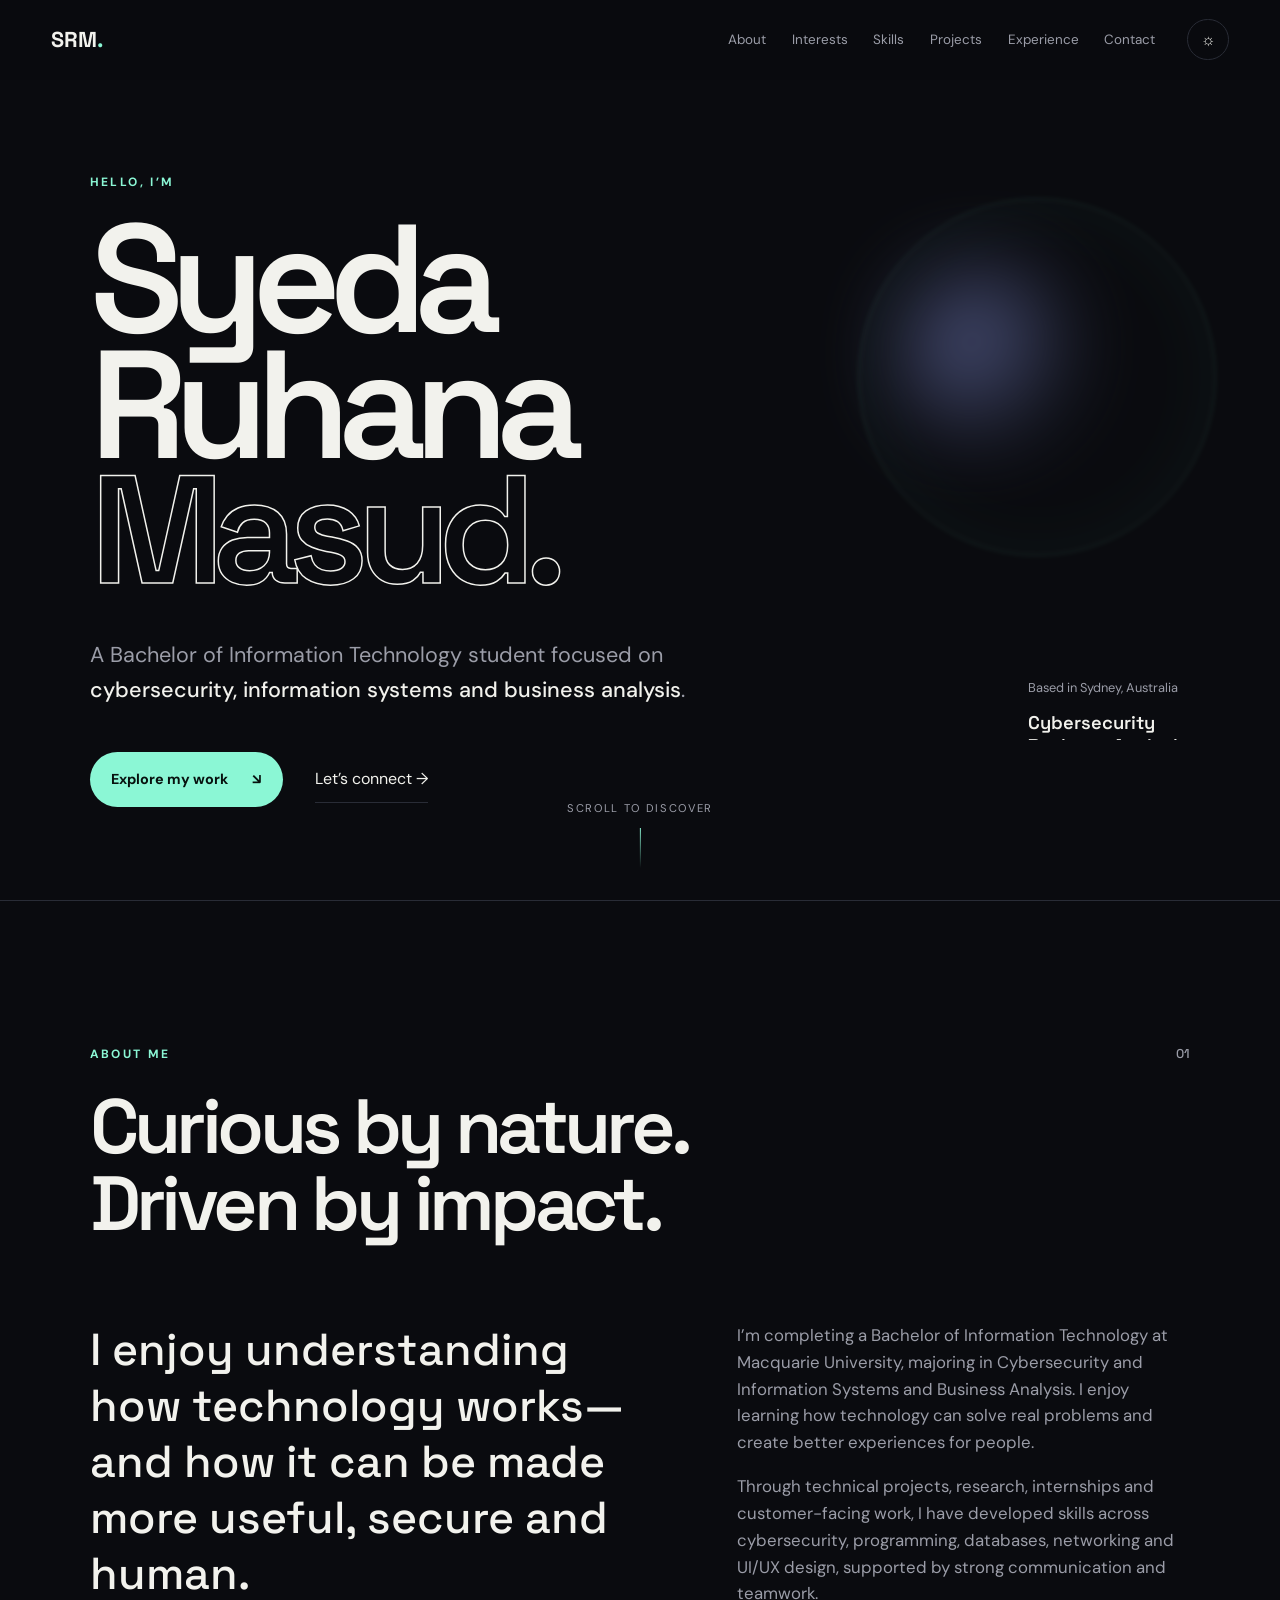
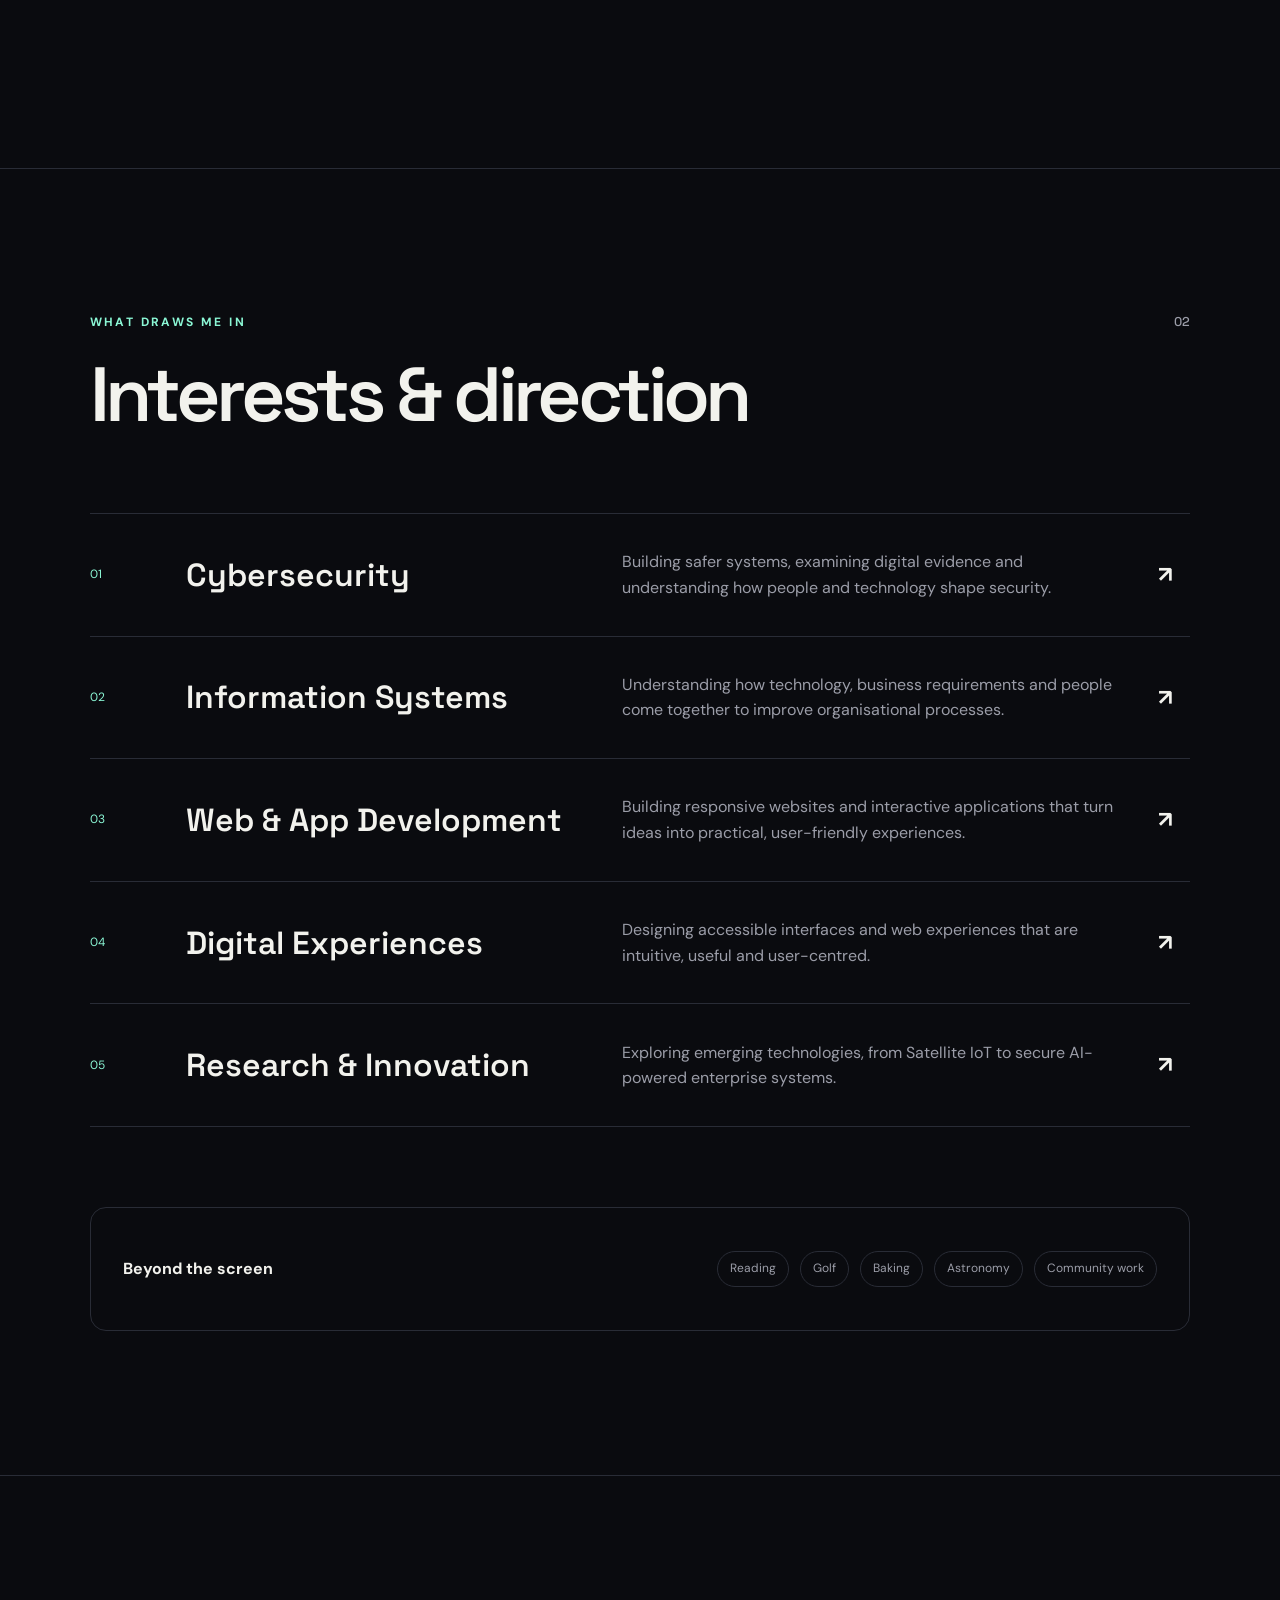
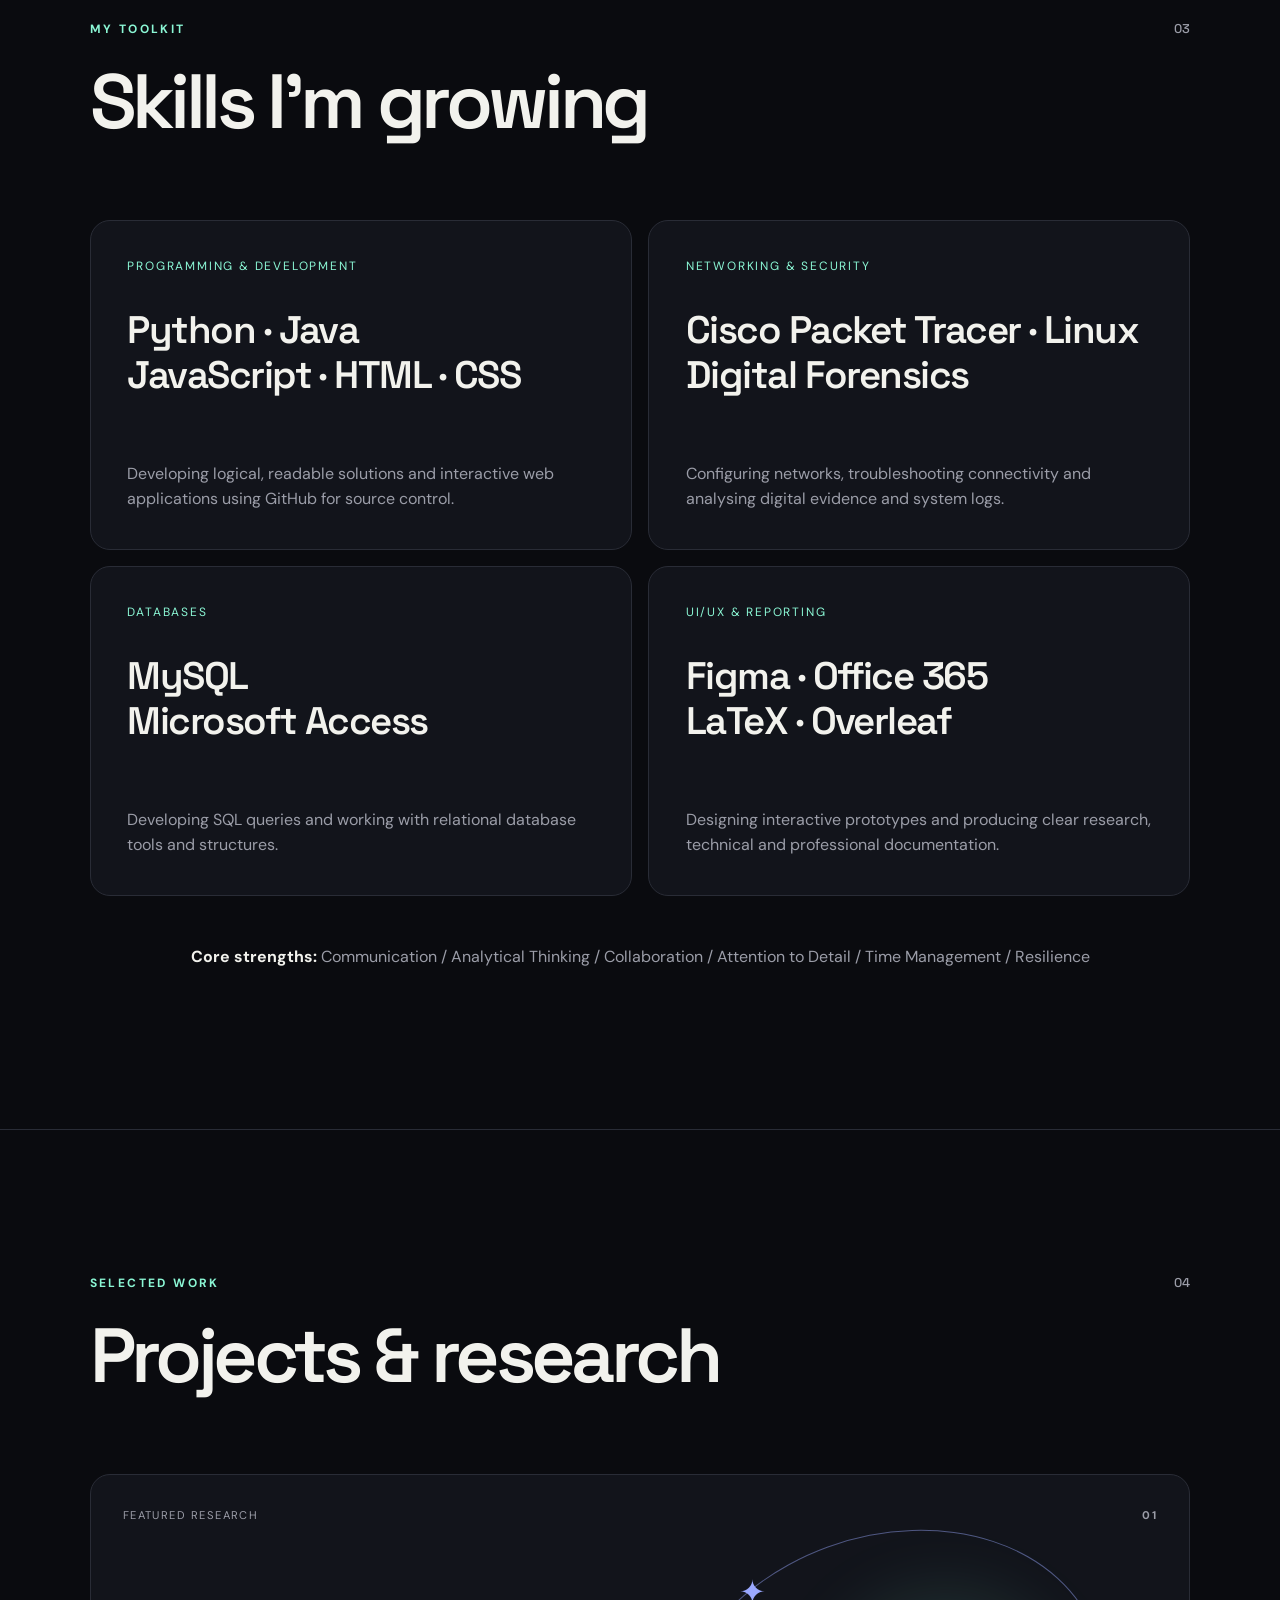
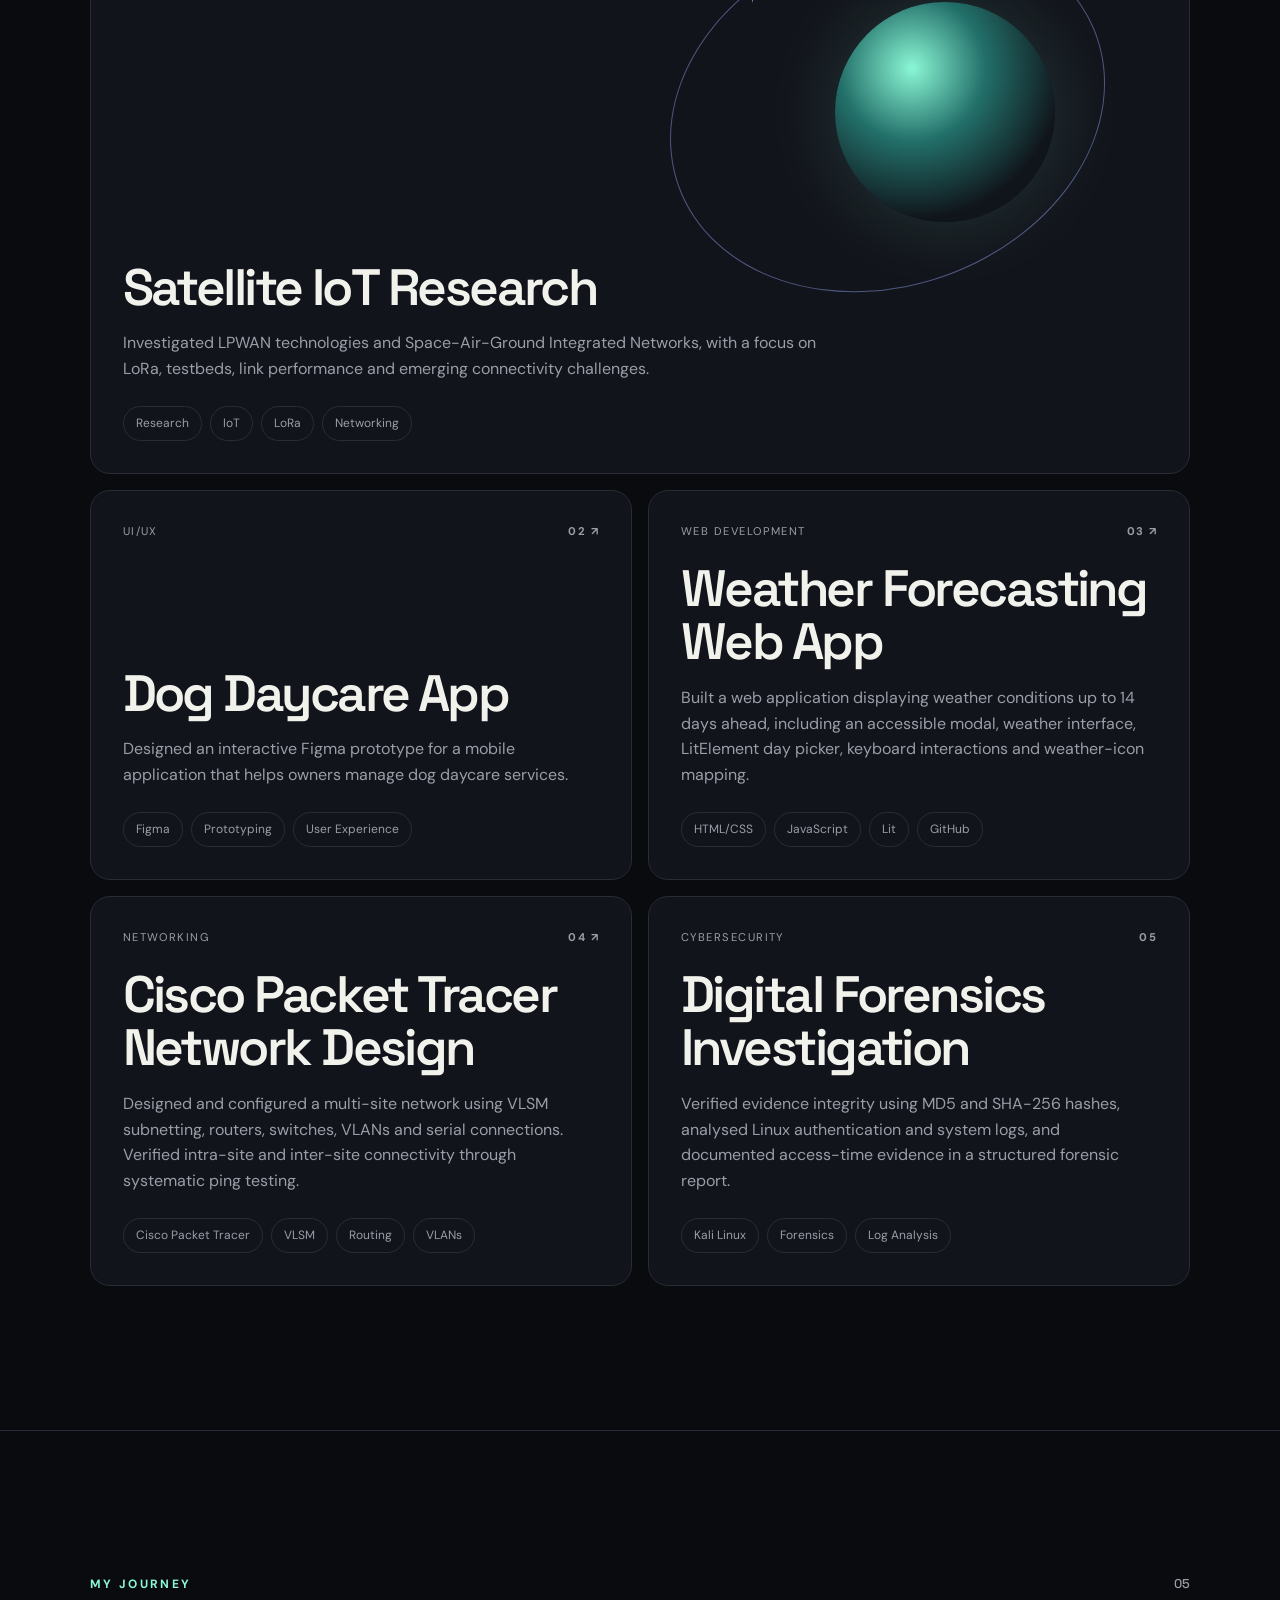
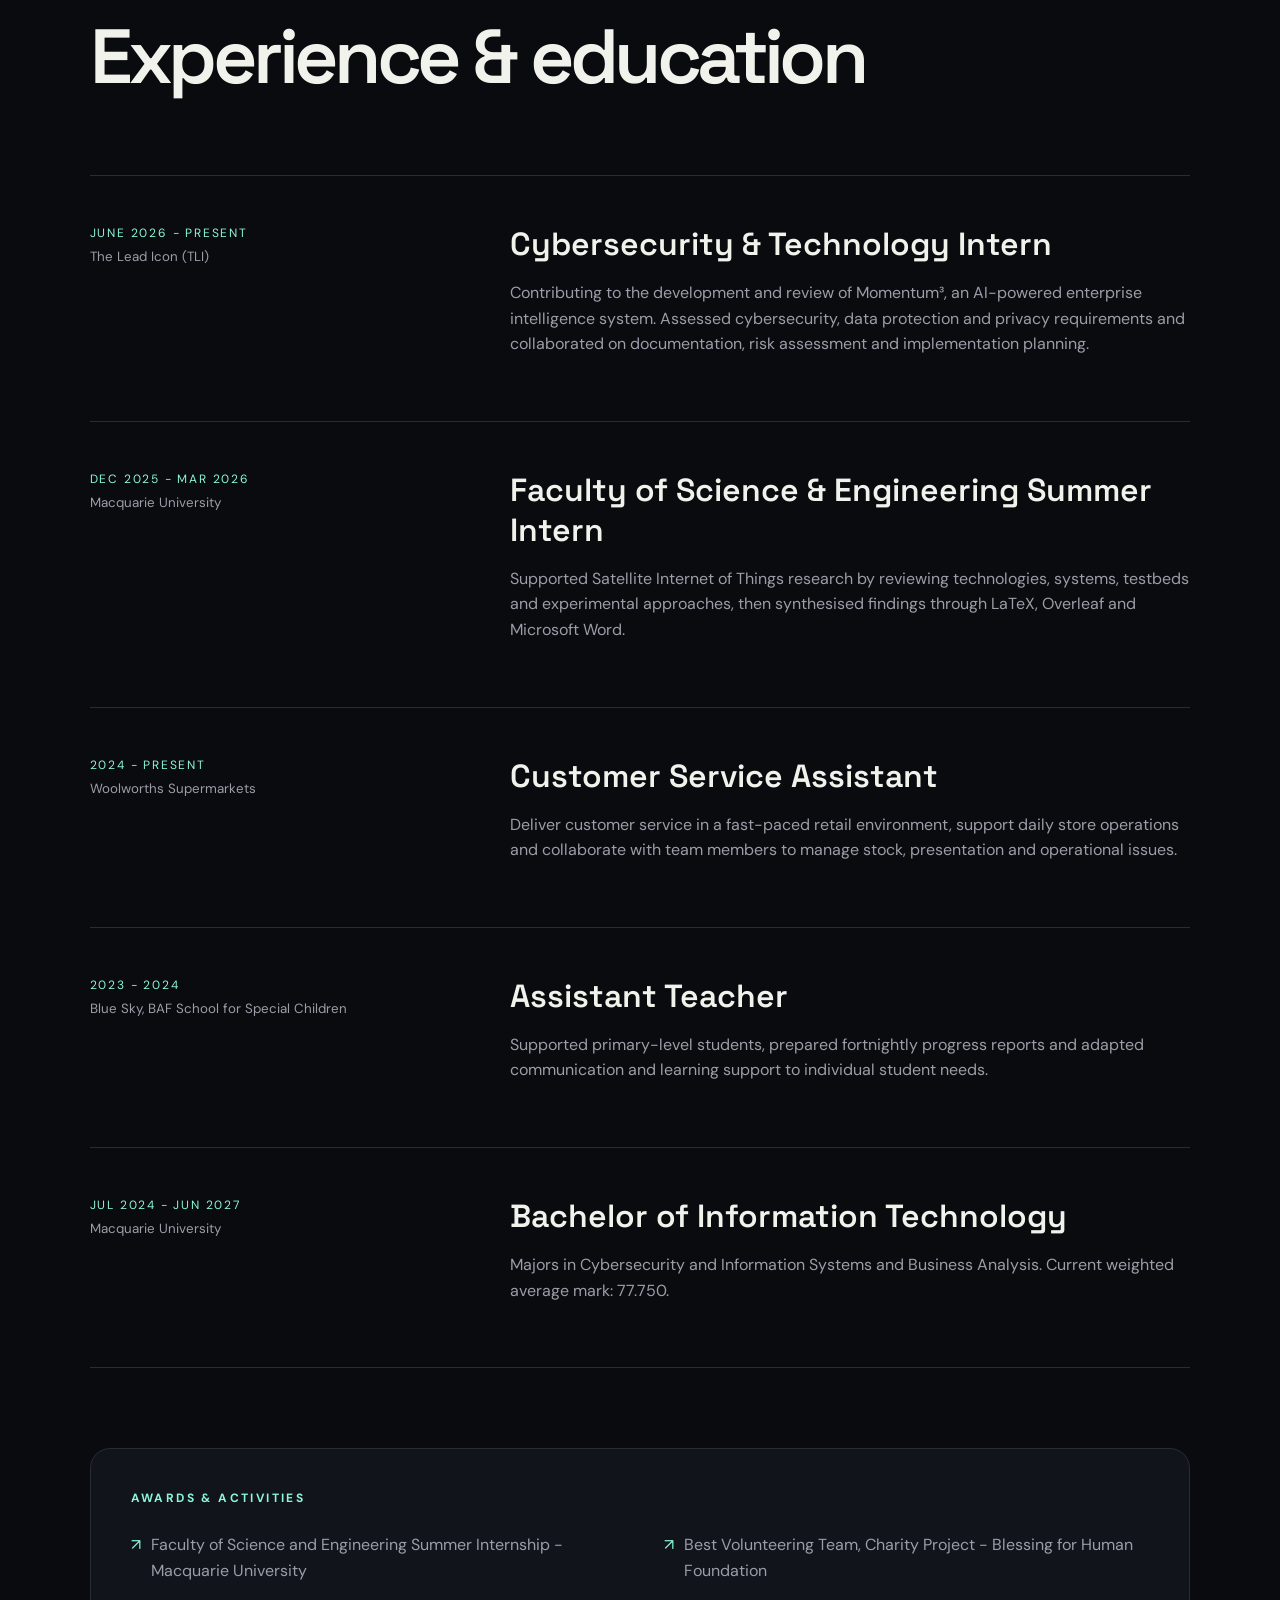
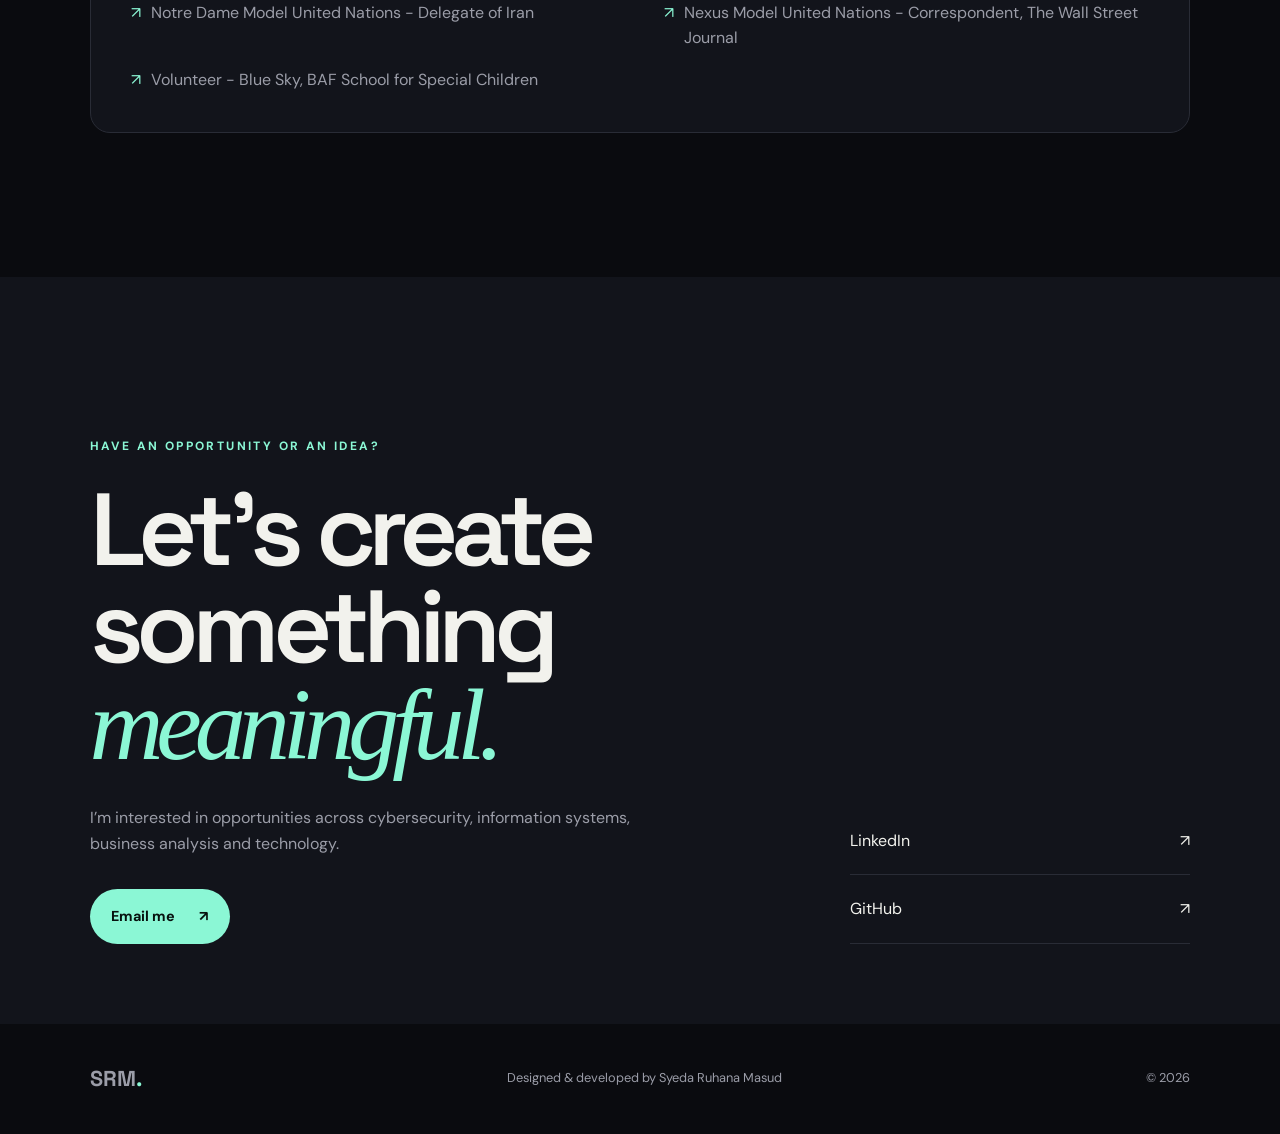
<file: docs/index.html>
<!DOCTYPE html>
<html lang="en">
<head>
  <meta charset="UTF-8">
  <meta name="viewport" content="width=device-width, initial-scale=1.0">
  <meta name="description" content="Digital portfolio of Syeda Ruhana Masud, an Information Technology student majoring in Cybersecurity and Information Systems and Business Analysis.">
  <title>Syeda Ruhana Masud | Digital Portfolio</title>
  <link rel="preconnect" href="https://fonts.googleapis.com">
  <link rel="preconnect" href="https://fonts.gstatic.com" crossorigin>
  <link href="https://fonts.googleapis.com/css2?family=DM+Sans:wght@400;500;600;700&family=Space+Grotesk:wght@500;600;700&display=swap" rel="stylesheet">
  <link rel="stylesheet" href="style.css">
  <script src="script.js" defer></script>
</head>
<body>
  <header class="site-header">
    <a class="logo" href="#home" aria-label="Syeda Ruhana Masud home">SRM<span>.</span></a>
    <button class="menu-button" type="button" aria-label="Open navigation" aria-expanded="false">
      <span></span><span></span>
    </button>
    <nav class="nav-links" aria-label="Main navigation">
      <a href="#about">About</a><a href="#interests">Interests</a><a href="#skills">Skills</a><a href="#projects">Projects</a><a href="#experience">Experience</a><a href="#contact">Contact</a>
    </nav>
    <button class="theme-button" type="button" aria-label="Switch colour theme"><span aria-hidden="true">☼</span></button>
  </header>

  <main>
    <section class="hero" id="home">
      <div class="hero-orb orb-one" aria-hidden="true"></div><div class="hero-orb orb-two" aria-hidden="true"></div>
      <div class="hero-content reveal">
        <p class="eyebrow">Hello, I’m</p>
        <h1> Syeda Ruhana<br><span>Masud.</span></h1>
        
        <p class="hero-copy">A Bachelor of Information Technology student focused on <strong>cybersecurity, information systems and business analysis</strong>.</p>
        <div class="hero-actions">
          <a class="button primary" href="#projects">Explore my work <span>↘</span></a>
          <a class="text-link" href="#contact">Let’s connect <span>→</span></a>
        </div>
      </div>
      
      <div class="hero-side reveal" aria-label="Focus areas">
        <p>Based in Sydney, Australia</p>
        <div class="rotating-text"><span>Cybersecurity</span><span>Business Analysis</span><span>Web Development</span><span>UI/UX Design</span></div>
      </div>
      <a class="scroll-cue" href="#about"><span>Scroll to discover</span><i></i></a>
    </section>

    <section class="section about" id="about">
      <div class="section-number reveal">01</div>
      <div class="section-heading reveal"><p class="eyebrow">About me</p><h2>Curious by nature.<br>Driven by impact.</h2></div>
      <div class="about-grid">
     
        <p class="large-copy reveal">I enjoy understanding how technology works—and how it can be made more useful, secure and human.</p>
        <div class="body-copy reveal">
          <p>I’m completing a Bachelor of Information Technology at Macquarie University, majoring in Cybersecurity and Information Systems and Business Analysis. I enjoy learning how technology can solve real problems and create better experiences for people.</p>
          <p>Through technical projects, research, internships and customer-facing work, I have developed skills across cybersecurity, programming, databases, networking and UI/UX design, supported by strong communication and teamwork.</p>
        </div>
      </div>
    </section>

    <section class="section interests" id="interests">
      <div class="section-number reveal">02</div>
      <div class="section-heading reveal"><p class="eyebrow">What draws me in</p><h2>Interests &amp; direction</h2></div>
      <div class="interest-list">
        <article class="interest-item reveal"><span>01</span><h3>Cybersecurity</h3><p>Building safer systems, examining digital evidence and understanding how people and technology shape security.</p><b>↗</b></article>
        <article class="interest-item reveal"><span>02</span><h3>Information Systems</h3><p>Understanding how technology, business requirements and people come together to improve organisational processes.</p><b>↗</b></article>
        
        <article class="interest-item reveal">
  <span>03</span>
  <h3>Web &amp; App Development</h3>
  <p>
    Building responsive websites and interactive applications
    that turn ideas into practical, user-friendly experiences.
  </p>
  <b aria-hidden="true">↗</b>
</article>
        <article class="interest-item reveal"><span>04</span><h3>Digital Experiences</h3><p>Designing accessible interfaces and web experiences that are intuitive, useful and user-centred.</p><b>↗</b></article>
        <article class="interest-item reveal"><span>05</span><h3>Research &amp; Innovation</h3><p>Exploring emerging technologies, from Satellite IoT to secure AI-powered enterprise systems.</p><b>↗</b></article>
      </div>
      <div class="personal-note reveal"><p>Beyond the screen</p><div><span>Reading</span><span>Golf</span><span>Baking</span><span>Astronomy</span><span>Community work</span></div></div>
    </section>

    <section class="section skills" id="skills">
      <div class="section-number reveal">03</div>
      <div class="section-heading reveal"><p class="eyebrow">My toolkit</p><h2>Skills I’m growing</h2></div>
      <div class="skills-grid">
        <article class="skill-card reveal"><span>Programming &amp; development</span><h3>Python · Java<br>JavaScript · HTML · CSS</h3><p>Developing logical, readable solutions and interactive web applications using GitHub for source control.</p></article>
        <article class="skill-card reveal"><span>Networking &amp; security</span><h3>Cisco Packet Tracer · Linux<br>Digital Forensics</h3><p>Configuring networks, troubleshooting connectivity and analysing digital evidence and system logs.</p></article>
        <article class="skill-card reveal"><span>Databases</span><h3> MySQL<br>Microsoft Access</h3><p>Developing SQL queries and working with relational database tools and structures.</p></article>
        <article class="skill-card reveal"><span>UI/UX &amp; reporting</span><h3>Figma · Office 365<br>LaTeX · Overleaf</h3><p>Designing interactive prototypes and producing clear research, technical and professional documentation.</p></article>
      </div>
      <p class="tools reveal"><strong>Core strengths:</strong> Communication / Analytical Thinking / Collaboration / Attention to Detail / Time Management / Resilience</p>
    </section>

    <section class="section projects" id="projects">
      <div class="section-number reveal">04</div>
      <div class="section-heading reveal"><p class="eyebrow">Selected work</p><h2>Projects &amp; research</h2></div>
      <div class="project-grid">
        <article class="project-card featured reveal"><div class="project-top"><span>Featured research</span><b>01</b></div><div class="project-visual satellite" aria-hidden="true"><div class="planet"></div><div class="orbit"></div><div class="sat">✦</div></div><div class="project-info"><h3>Satellite IoT Research</h3><p>Investigated LPWAN technologies and Space-Air-Ground Integrated Networks, with a focus on LoRa, testbeds, link performance and emerging connectivity challenges.</p><div class="tags"><span>Research</span><span>IoT</span><span>LoRa</span><span>Networking</span></div></div></article>
       <a
  class="project-card reveal"
  href="https://www.figma.com/proto/GfvVJuahijYoOfrftUzkww/Dog-Day-Care?node-id=0-1&amp;t=iCDOKIbCqzEYcGdz-1"
  target="_blank"
  rel="noopener noreferrer"
  aria-label="Open the Dog Daycare Figma prototype"
>
  <div class="project-top">
    <span>UI/UX</span>
    <b>02 ↗</b>
  </div>

  <div class="project-info">
    <h3>Dog Daycare App</h3>

    <p>
      Designed an interactive Figma prototype for a mobile application
      that helps owners manage dog daycare services.
    </p>

    <div class="tags">
      <span>Figma</span>
      <span>Prototyping</span>
      <span>User Experience</span>
    </div>
  </div>
</a>

       <a
  class="project-card reveal"
  href="https://comp2110-g11-weather-app.pages.dev/"
  target="_blank"
  rel="noopener noreferrer"
  aria-label="Open the live Weather Forecasting application"
>
  <div class="project-top">
    <span>Web Development</span>
    <b>03 ↗</b>
  </div>

  <div class="project-info">
    <h3>Weather Forecasting Web App</h3>

    <p>
      Built a web application displaying weather conditions up to
      14 days ahead, including an accessible modal, weather interface,
      LitElement day picker, keyboard interactions and weather-icon
      mapping.
    </p>

    <div class="tags">
      <span>HTML/CSS</span>
      <span>JavaScript</span>
      <span>Lit</span>
      <span>GitHub</span>
    </div>
  </div>
</a>

<a
  class="project-card reveal"
  href="https://github.com/ruhana0911/Cisco-Packet-Tracer-project-.git"
  target="_blank"
  rel="noopener noreferrer"
  aria-label="View the Cisco Packet Tracer network project"
>
  <div class="project-top">
    <span>Networking</span>
    <b>04 ↗</b>
  </div>

  <div class="project-info">
    <h3>Cisco Packet Tracer Network Design</h3>

    <p>
      Designed and configured a multi-site network using VLSM
      subnetting, routers, switches, VLANs and serial connections.
      Verified intra-site and inter-site connectivity through
      systematic ping testing.
    </p>

    <div class="tags">
      <span>Cisco Packet Tracer</span>
      <span>VLSM</span>
      <span>Routing</span>
      <span>VLANs</span>
    </div>
  </div>
</a>
        <article class="project-card reveal"><div class="project-top"><span>Cybersecurity</span><b>05</b></div><div class="project-info"><h3>Digital Forensics Investigation</h3><p>Verified evidence integrity using MD5 and SHA-256 hashes, analysed Linux authentication and system logs, and documented access-time evidence in a structured forensic report.</p><div class="tags"><span>Kali Linux</span><span>Forensics</span><span>Log Analysis</span></div></div></article>
        
      </div>
    </section>

    <section class="section experience" id="experience">
      <div class="section-number reveal">05</div>
      <div class="section-heading reveal"><p class="eyebrow">My journey</p><h2>Experience &amp; education</h2></div>
      <div class="timeline">
        <article class="timeline-item reveal"><div><span>June 2026 - Present</span><small>The Lead Icon (TLI)</small></div><div><h3>Cybersecurity &amp; Technology Intern</h3><p>Contributing to the development and review of Momentum³, an AI-powered enterprise intelligence system. Assessed cybersecurity, data protection and privacy requirements and collaborated on documentation, risk assessment and implementation planning.</p></div></article>
        <article class="timeline-item reveal"><div><span>Dec 2025 - Mar 2026</span><small>Macquarie University</small></div><div><h3>Faculty of Science &amp; Engineering Summer Intern</h3><p>Supported Satellite Internet of Things research by reviewing technologies, systems, testbeds and experimental approaches, then synthesised findings through LaTeX, Overleaf and Microsoft Word.</p></div></article>
        <article class="timeline-item reveal"><div><span>2024 - Present</span><small>Woolworths Supermarkets</small></div><div><h3>Customer Service Assistant</h3><p>Deliver customer service in a fast-paced retail environment, support daily store operations and collaborate with team members to manage stock, presentation and operational issues.</p></div></article>
        <article class="timeline-item reveal"><div><span>2023 - 2024</span><small>Blue Sky, BAF School for Special Children</small></div><div><h3>Assistant Teacher</h3><p>Supported primary-level students, prepared fortnightly progress reports and adapted communication and learning support to individual student needs.</p></div></article>
        <article class="timeline-item reveal"><div><span>Jul 2024 - Jun 2027</span><small>Macquarie University</small></div><div><h3>Bachelor of Information Technology</h3><p>Majors in Cybersecurity and Information Systems and Business Analysis. Current weighted average mark: 77.750.</p></div></article>
      </div>
      <div class="achievement-panel reveal">
        <p class="eyebrow">Awards &amp; activities</p>
        <ul>
          <li>Faculty of Science and Engineering Summer Internship - Macquarie University</li>
          <li>Best Volunteering Team, Charity Project - Blessing for Human Foundation</li>
          <li>Notre Dame Model United Nations - Delegate of Iran</li>
          <li>Nexus Model United Nations - Correspondent, The Wall Street Journal</li>
          <li>Volunteer - Blue Sky, BAF School for Special Children</li>
        </ul>
      </div>
    </section>

    <section class="contact" id="contact">
      <div class="contact-inner reveal"><p class="eyebrow">Have an opportunity or an idea?</p><h2>Let’s create something<br><em>meaningful.</em></h2><p>I’m interested in opportunities across cybersecurity, information systems, business analysis and technology.</p><a class="button primary" href="mailto:sruhana.msd@gmail.com">Email me <span>↗</span></a></div>
      <div class="contact-links reveal"><a href="https://www.linkedin.com/in/syeda-ruhana-masud-0a0b02387" target="_blank" rel="noreferrer">LinkedIn <span>↗</span></a><a href="https://github.com/ruhana0911/Digital-Portfolio.git/" target="_blank" rel="noreferrer">GitHub <span>↗</span></a>
  </main>
  <footer><a class="logo" href="#home">SRM<span>.</span></a><p>Designed &amp; developed by Syeda Ruhana Masud</p><p>© <span id="year"></span></p></footer>
  <script src="script.js"></script>
</body>
</html>
</file>
<file: style.css>
:root{--bg:#0a0b0f;--surface:#12141b;--surface-2:#181b24;--text:#f2f2ed;--muted:#9b9da8;--line:#292c36;--accent:#8bf7d5;--accent-2:#9aa8ff;--header:rgba(10,11,15,.78);--shadow:0 24px 60px rgba(0,0,0,.28)}
*{box-sizing:border-box}html{scroll-behavior:smooth;scroll-padding-top:5rem}body{margin:0;background:var(--bg);color:var(--text);font-family:"DM Sans",sans-serif;line-height:1.6;overflow-x:hidden}body.light{--bg:#f2f1ec;--surface:#fff;--surface-2:#e8e7e1;--text:#11131a;--muted:#5e616b;--line:#d2d1ca;--accent:#087c65;--accent-2:#4e61d8;--header:rgba(242,241,236,.82);--shadow:0 24px 60px rgba(30,32,40,.12)}a{color:inherit;text-decoration:none}button{font:inherit}.site-header{position:fixed;z-index:50;top:0;left:0;width:100%;height:5rem;padding:0 clamp(1.25rem,4vw,4.5rem);display:flex;align-items:center;gap:2rem;background:var(--header);border-bottom:1px solid transparent;backdrop-filter:blur(16px);transition:.3s}.site-header.scrolled{border-color:var(--line)}.logo{font:700 1.35rem "Space Grotesk"}.logo span{color:var(--accent)}.nav-links{display:flex;gap:clamp(1rem,2vw,2rem);margin-left:auto}.nav-links a{font-size:.84rem;color:var(--muted);transition:.2s}.nav-links a:hover,.nav-links a.active{color:var(--text)}.theme-button,.menu-button{border:1px solid var(--line);background:transparent;color:var(--text);width:2.6rem;height:2.6rem;border-radius:50%;cursor:pointer}.menu-button{display:none}.hero{position:relative;min-height:100vh;padding:10rem clamp(1.25rem,7vw,8rem) 5rem;display:grid;grid-template-columns:minmax(0,1fr) 18rem;align-items:center;overflow:hidden}.hero-content{position:relative;z-index:2}.eyebrow{text-transform:uppercase;letter-spacing:.2em;font-size:.75rem;font-weight:700;color:var(--accent);margin:0 0 1.5rem}.hero h1{font:600 clamp(4.5rem,12vw,10rem)/.82 "Space Grotesk";letter-spacing:-.08em;margin:0;max-width:950px}.hero h1 span{color:transparent;-webkit-text-stroke:1.5px var(--text)}.hero-copy{max-width:660px;font-size:clamp(1.05rem,2vw,1.35rem);color:var(--muted);margin:2.75rem 0}.hero-copy strong{color:var(--text);font-weight:500}.hero-actions{display:flex;align-items:center;gap:2rem}.button{display:inline-flex;align-items:center;gap:1.5rem;padding:1rem 1.35rem;border-radius:100px;font-weight:700;font-size:.9rem}.button.primary{background:var(--accent);color:#07110e}.button span,.text-link span{transition:transform .2s}.button:hover span,.text-link:hover span{transform:translate(3px,-3px)}.text-link{border-bottom:1px solid var(--line);padding:.65rem 0}.hero-side{justify-self:end;align-self:end;margin-bottom:5rem;color:var(--muted);font-size:.8rem}.rotating-text{font:600 1.15rem "Space Grotesk";color:var(--text);height:1.8rem;overflow:hidden}.rotating-text span{display:block;animation:rotateText 8s infinite}.hero-orb{position:absolute;border-radius:50%;filter:blur(2px);opacity:.7}.orb-one{right:5%;top:22%;width:28vw;height:28vw;max-width:420px;max-height:420px;border:1px solid rgba(139,247,213,.2);box-shadow:inset 0 0 80px rgba(139,247,213,.06)}.orb-two{right:17%;top:31%;width:12vw;height:12vw;background:linear-gradient(135deg,var(--accent-2),transparent);filter:blur(45px)}.scroll-cue{position:absolute;bottom:2rem;left:50%;transform:translateX(-50%);display:flex;flex-direction:column;align-items:center;gap:.6rem;font-size:.7rem;text-transform:uppercase;letter-spacing:.15em;color:var(--muted)}.scroll-cue i{display:block;width:1px;height:2.5rem;background:linear-gradient(var(--accent),transparent)}
.section{position:relative;padding:9rem clamp(1.25rem,7vw,8rem);border-top:1px solid var(--line)}.section-number{position:absolute;right:clamp(1.25rem,7vw,8rem);top:9rem;color:var(--muted);font:500 .8rem "Space Grotesk"}.section-heading{margin-bottom:5rem}.section-heading h2{font:600 clamp(2.6rem,6vw,5.3rem)/1 "Space Grotesk";letter-spacing:-.06em;margin:0}.about-grid{display:grid;grid-template-columns:1.2fr 1fr;gap:8vw}.large-copy{font:500 clamp(1.8rem,3.5vw,3rem)/1.25 "Space Grotesk";margin:0}.body-copy{color:var(--muted);font-size:1.05rem;max-width:570px}.body-copy p:first-child{margin-top:0}.interest-list{border-top:1px solid var(--line)}.interest-item{display:grid;grid-template-columns:4rem 1fr 1.25fr 2rem;gap:2rem;align-items:center;padding:2.2rem 0;border-bottom:1px solid var(--line);transition:.25s}.interest-item:hover{padding-left:1rem;background:linear-gradient(90deg,rgba(139,247,213,.05),transparent)}.interest-item>span{color:var(--accent);font-size:.75rem}.interest-item h3{font:600 clamp(1.4rem,2.5vw,2rem) "Space Grotesk";margin:0}.interest-item p{color:var(--muted);margin:0}.interest-item b{font-size:1.4rem}.personal-note{display:flex;justify-content:space-between;align-items:center;margin-top:5rem;padding:2rem;border:1px solid var(--line);border-radius:1rem}.personal-note p{font-weight:700}.personal-note div{display:flex;flex-wrap:wrap;gap:.7rem}.personal-note span,.tags span{padding:.45rem .75rem;border:1px solid var(--line);border-radius:100px;color:var(--muted);font-size:.75rem}.skills-grid{display:grid;grid-template-columns:repeat(2,1fr);gap:1rem}.skill-card{min-height:330px;padding:2.3rem;background:var(--surface);border:1px solid var(--line);border-radius:1.25rem;display:flex;flex-direction:column;transition:.3s}.skill-card:hover{transform:translateY(-6px);border-color:var(--accent);box-shadow:var(--shadow)}.skill-card span{color:var(--accent);font-size:.75rem;text-transform:uppercase;letter-spacing:.15em}.skill-card h3{font:600 clamp(1.8rem,3vw,2.7rem)/1.15 "Space Grotesk";letter-spacing:-.04em;margin:2rem 0 auto}.skill-card p{color:var(--muted);max-width:500px;margin-bottom:0}.tools{text-align:center;color:var(--muted);margin-top:3rem}.tools strong{color:var(--text)}.project-grid{display:grid;grid-template-columns:repeat(2,1fr);gap:1rem}.project-card{background:var(--surface);border:1px solid var(--line);border-radius:1.25rem;padding:2rem;min-height:390px;display:flex;flex-direction:column;overflow:hidden;transition:.3s}.project-card:hover{transform:translateY(-5px);border-color:var(--accent-2)}.project-card.featured{grid-column:1/-1;min-height:600px;position:relative}.project-top{display:flex;justify-content:space-between;text-transform:uppercase;letter-spacing:.13em;color:var(--muted);font-size:.7rem}.project-info{margin-top:auto;position:relative;z-index:2}.project-info h3{font:600 clamp(1.8rem,4vw,3.5rem)/1.05 "Space Grotesk";letter-spacing:-.05em;margin:1rem 0}.project-info p{max-width:720px;color:var(--muted)}.tags{display:flex;flex-wrap:wrap;gap:.5rem;margin-top:1.5rem}.project-visual{position:absolute;right:5%;top:7%;width:45%;height:65%}.planet{position:absolute;width:220px;height:220px;right:16%;top:22%;border-radius:50%;background:radial-gradient(circle at 35% 30%,var(--accent),#226f69 35%,#10151b 72%);box-shadow:0 0 80px rgba(139,247,213,.16)}.orbit{position:absolute;inset:5%;border:1px solid rgba(154,168,255,.45);border-radius:50%;transform:rotate(-20deg)}.sat{position:absolute;top:13%;left:20%;font-size:2rem;color:var(--accent-2);animation:float 3s ease-in-out infinite}.timeline{border-top:1px solid var(--line)}.timeline-item{display:grid;grid-template-columns:1fr 2fr;gap:5rem;padding:3rem 0;border-bottom:1px solid var(--line)}.timeline-item span{display:block;color:var(--accent);font-size:.75rem;text-transform:uppercase;letter-spacing:.15em}.timeline-item small{color:var(--muted)}.timeline-item h3{font:600 clamp(1.4rem,2.5vw,2rem) "Space Grotesk";margin:0}.timeline-item p{color:var(--muted);max-width:760px}.achievement-panel{margin-top:5rem;padding:2.5rem;background:var(--surface);border:1px solid var(--line);border-radius:1.25rem}.achievement-panel ul{display:grid;grid-template-columns:repeat(2,minmax(0,1fr));gap:1rem 3rem;margin:0;padding:0;list-style:none}.achievement-panel li{position:relative;padding-left:1.25rem;color:var(--muted)}.achievement-panel li::before{content:'↗';position:absolute;left:0;color:var(--accent)}.contact{padding:10rem clamp(1.25rem,7vw,8rem) 5rem;background:var(--surface);display:grid;grid-template-columns:2fr 1fr;gap:5rem;align-items:end}.contact h2{font:600 clamp(3.3rem,8vw,7rem)/.95 "Space Grotesk";letter-spacing:-.07em;margin:0 0 2rem}.contact h2 em{font-family:Georgia,serif;font-weight:400;color:var(--accent)}.contact-inner>p:not(.eyebrow){color:var(--muted);max-width:600px;margin-bottom:2rem}.contact-links{display:flex;flex-direction:column}.contact-links a{display:flex;justify-content:space-between;padding:1.3rem 0;border-bottom:1px solid var(--line)}footer{padding:2rem clamp(1.25rem,7vw,8rem);display:flex;align-items:center;justify-content:space-between;color:var(--muted);font-size:.8rem}.reveal{opacity:0;transform:translateY(45px);transition:opacity .8s ease,transform .8s cubic-bezier(.2,.7,.2,1)}.reveal.visible{opacity:1;transform:none}
@keyframes rotateText{0%,20%{transform:translateY(0)}25%,45%{transform:translateY(-1.8rem)}50%,70%{transform:translateY(-3.6rem)}75%,95%{transform:translateY(-5.4rem)}100%{transform:translateY(0)}}@keyframes float{50%{transform:translateY(-12px) rotate(10deg)}}
@media(max-width:800px){.site-header{height:4.5rem}.menu-button{display:grid;place-content:center;gap:5px;margin-left:auto}.menu-button span{display:block;width:17px;height:1px;background:var(--text)}.nav-links{position:absolute;top:4.5rem;left:0;width:100%;padding:2rem;display:none;flex-direction:column;background:var(--surface);border-bottom:1px solid var(--line)}.nav-links.open{display:flex}.hero{grid-template-columns:1fr;padding-top:8rem}.hero h1{font-size:clamp(4rem,20vw,7rem)}.hero-side{display:none}.orb-one{width:70vw;height:70vw;right:-20%;top:22%}.scroll-cue{display:none}.section{padding-top:6rem;padding-bottom:6rem}.section-number{top:6rem}.about-grid,.contact{grid-template-columns:1fr}.interest-item{grid-template-columns:2rem 1fr 1.5rem;gap:1rem}.interest-item p{grid-column:2/4}.personal-note{align-items:flex-start;flex-direction:column}.skills-grid,.project-grid,.achievement-panel ul{grid-template-columns:1fr}.project-card.featured{min-height:600px}.project-visual{width:95%;right:-15%;top:3%;opacity:.7}.timeline-item{grid-template-columns:1fr;gap:1.5rem}.contact{padding-top:7rem}footer{flex-wrap:wrap;gap:1rem}}@media(prefers-reduced-motion:reduce){html{scroll-behavior:auto}.reveal{opacity:1;transform:none;transition:none}.rotating-text span,.sat{animation:none}}
</file>
<file: Digital Portfolio Code/style.css>
:root{--bg:#0a0b0f;--surface:#12141b;--surface-2:#181b24;--text:#f2f2ed;--muted:#9b9da8;--line:#292c36;--accent:#8bf7d5;--accent-2:#9aa8ff;--header:rgba(10,11,15,.78);--shadow:0 24px 60px rgba(0,0,0,.28)}
*{box-sizing:border-box}html{scroll-behavior:smooth;scroll-padding-top:5rem}body{margin:0;background:var(--bg);color:var(--text);font-family:"DM Sans",sans-serif;line-height:1.6;overflow-x:hidden}body.light{--bg:#f2f1ec;--surface:#fff;--surface-2:#e8e7e1;--text:#11131a;--muted:#5e616b;--line:#d2d1ca;--accent:#087c65;--accent-2:#4e61d8;--header:rgba(242,241,236,.82);--shadow:0 24px 60px rgba(30,32,40,.12)}a{color:inherit;text-decoration:none}button{font:inherit}.site-header{position:fixed;z-index:50;top:0;left:0;width:100%;height:5rem;padding:0 clamp(1.25rem,4vw,4.5rem);display:flex;align-items:center;gap:2rem;background:var(--header);border-bottom:1px solid transparent;backdrop-filter:blur(16px);transition:.3s}.site-header.scrolled{border-color:var(--line)}.logo{font:700 1.35rem "Space Grotesk"}.logo span{color:var(--accent)}.nav-links{display:flex;gap:clamp(1rem,2vw,2rem);margin-left:auto}.nav-links a{font-size:.84rem;color:var(--muted);transition:.2s}.nav-links a:hover,.nav-links a.active{color:var(--text)}.theme-button,.menu-button{border:1px solid var(--line);background:transparent;color:var(--text);width:2.6rem;height:2.6rem;border-radius:50%;cursor:pointer}.menu-button{display:none}.hero{position:relative;min-height:100vh;padding:10rem clamp(1.25rem,7vw,8rem) 5rem;display:grid;grid-template-columns:minmax(0,1fr) 18rem;align-items:center;overflow:hidden}.hero-content{position:relative;z-index:2}.eyebrow{text-transform:uppercase;letter-spacing:.2em;font-size:.75rem;font-weight:700;color:var(--accent);margin:0 0 1.5rem}.hero h1{font:600 clamp(4.5rem,12vw,10rem)/.82 "Space Grotesk";letter-spacing:-.08em;margin:0;max-width:950px}.hero h1 span{color:transparent;-webkit-text-stroke:1.5px var(--text)}.hero-copy{max-width:660px;font-size:clamp(1.05rem,2vw,1.35rem);color:var(--muted);margin:2.75rem 0}.hero-copy strong{color:var(--text);font-weight:500}.hero-actions{display:flex;align-items:center;gap:2rem}.button{display:inline-flex;align-items:center;gap:1.5rem;padding:1rem 1.35rem;border-radius:100px;font-weight:700;font-size:.9rem}.button.primary{background:var(--accent);color:#07110e}.button span,.text-link span{transition:transform .2s}.button:hover span,.text-link:hover span{transform:translate(3px,-3px)}.text-link{border-bottom:1px solid var(--line);padding:.65rem 0}.hero-side{justify-self:end;align-self:end;margin-bottom:5rem;color:var(--muted);font-size:.8rem}.rotating-text{font:600 1.15rem "Space Grotesk";color:var(--text);height:1.8rem;overflow:hidden}.rotating-text span{display:block;animation:rotateText 8s infinite}.hero-orb{position:absolute;border-radius:50%;filter:blur(2px);opacity:.7}.orb-one{right:5%;top:22%;width:28vw;height:28vw;max-width:420px;max-height:420px;border:1px solid rgba(139,247,213,.2);box-shadow:inset 0 0 80px rgba(139,247,213,.06)}.orb-two{right:17%;top:31%;width:12vw;height:12vw;background:linear-gradient(135deg,var(--accent-2),transparent);filter:blur(45px)}.scroll-cue{position:absolute;bottom:2rem;left:50%;transform:translateX(-50%);display:flex;flex-direction:column;align-items:center;gap:.6rem;font-size:.7rem;text-transform:uppercase;letter-spacing:.15em;color:var(--muted)}.scroll-cue i{display:block;width:1px;height:2.5rem;background:linear-gradient(var(--accent),transparent)}
.section{position:relative;padding:9rem clamp(1.25rem,7vw,8rem);border-top:1px solid var(--line)}.section-number{position:absolute;right:clamp(1.25rem,7vw,8rem);top:9rem;color:var(--muted);font:500 .8rem "Space Grotesk"}.section-heading{margin-bottom:5rem}.section-heading h2{font:600 clamp(2.6rem,6vw,5.3rem)/1 "Space Grotesk";letter-spacing:-.06em;margin:0}.about-grid{display:grid;grid-template-columns:1.2fr 1fr;gap:8vw}.large-copy{font:500 clamp(1.8rem,3.5vw,3rem)/1.25 "Space Grotesk";margin:0}.body-copy{color:var(--muted);font-size:1.05rem;max-width:570px}.body-copy p:first-child{margin-top:0}.interest-list{border-top:1px solid var(--line)}.interest-item{display:grid;grid-template-columns:4rem 1fr 1.25fr 2rem;gap:2rem;align-items:center;padding:2.2rem 0;border-bottom:1px solid var(--line);transition:.25s}.interest-item:hover{padding-left:1rem;background:linear-gradient(90deg,rgba(139,247,213,.05),transparent)}.interest-item>span{color:var(--accent);font-size:.75rem}.interest-item h3{font:600 clamp(1.4rem,2.5vw,2rem) "Space Grotesk";margin:0}.interest-item p{color:var(--muted);margin:0}.interest-item b{font-size:1.4rem}.personal-note{display:flex;justify-content:space-between;align-items:center;margin-top:5rem;padding:2rem;border:1px solid var(--line);border-radius:1rem}.personal-note p{font-weight:700}.personal-note div{display:flex;flex-wrap:wrap;gap:.7rem}.personal-note span,.tags span{padding:.45rem .75rem;border:1px solid var(--line);border-radius:100px;color:var(--muted);font-size:.75rem}.skills-grid{display:grid;grid-template-columns:repeat(2,1fr);gap:1rem}.skill-card{min-height:330px;padding:2.3rem;background:var(--surface);border:1px solid var(--line);border-radius:1.25rem;display:flex;flex-direction:column;transition:.3s}.skill-card:hover{transform:translateY(-6px);border-color:var(--accent);box-shadow:var(--shadow)}.skill-card span{color:var(--accent);font-size:.75rem;text-transform:uppercase;letter-spacing:.15em}.skill-card h3{font:600 clamp(1.8rem,3vw,2.7rem)/1.15 "Space Grotesk";letter-spacing:-.04em;margin:2rem 0 auto}.skill-card p{color:var(--muted);max-width:500px;margin-bottom:0}.tools{text-align:center;color:var(--muted);margin-top:3rem}.tools strong{color:var(--text)}.project-grid{display:grid;grid-template-columns:repeat(2,1fr);gap:1rem}.project-card{background:var(--surface);border:1px solid var(--line);border-radius:1.25rem;padding:2rem;min-height:390px;display:flex;flex-direction:column;overflow:hidden;transition:.3s}.project-card:hover{transform:translateY(-5px);border-color:var(--accent-2)}.project-card.featured{grid-column:1/-1;min-height:600px;position:relative}.project-top{display:flex;justify-content:space-between;text-transform:uppercase;letter-spacing:.13em;color:var(--muted);font-size:.7rem}.project-info{margin-top:auto;position:relative;z-index:2}.project-info h3{font:600 clamp(1.8rem,4vw,3.5rem)/1.05 "Space Grotesk";letter-spacing:-.05em;margin:1rem 0}.project-info p{max-width:720px;color:var(--muted)}.tags{display:flex;flex-wrap:wrap;gap:.5rem;margin-top:1.5rem}.project-visual{position:absolute;right:5%;top:7%;width:45%;height:65%}.planet{position:absolute;width:220px;height:220px;right:16%;top:22%;border-radius:50%;background:radial-gradient(circle at 35% 30%,var(--accent),#226f69 35%,#10151b 72%);box-shadow:0 0 80px rgba(139,247,213,.16)}.orbit{position:absolute;inset:5%;border:1px solid rgba(154,168,255,.45);border-radius:50%;transform:rotate(-20deg)}.sat{position:absolute;top:13%;left:20%;font-size:2rem;color:var(--accent-2);animation:float 3s ease-in-out infinite}.timeline{border-top:1px solid var(--line)}.timeline-item{display:grid;grid-template-columns:1fr 2fr;gap:5rem;padding:3rem 0;border-bottom:1px solid var(--line)}.timeline-item span{display:block;color:var(--accent);font-size:.75rem;text-transform:uppercase;letter-spacing:.15em}.timeline-item small{color:var(--muted)}.timeline-item h3{font:600 clamp(1.4rem,2.5vw,2rem) "Space Grotesk";margin:0}.timeline-item p{color:var(--muted);max-width:760px}.achievement-panel{margin-top:5rem;padding:2.5rem;background:var(--surface);border:1px solid var(--line);border-radius:1.25rem}.achievement-panel ul{display:grid;grid-template-columns:repeat(2,minmax(0,1fr));gap:1rem 3rem;margin:0;padding:0;list-style:none}.achievement-panel li{position:relative;padding-left:1.25rem;color:var(--muted)}.achievement-panel li::before{content:'↗';position:absolute;left:0;color:var(--accent)}.contact{padding:10rem clamp(1.25rem,7vw,8rem) 5rem;background:var(--surface);display:grid;grid-template-columns:2fr 1fr;gap:5rem;align-items:end}.contact h2{font:600 clamp(3.3rem,8vw,7rem)/.95 "Space Grotesk";letter-spacing:-.07em;margin:0 0 2rem}.contact h2 em{font-family:Georgia,serif;font-weight:400;color:var(--accent)}.contact-inner>p:not(.eyebrow){color:var(--muted);max-width:600px;margin-bottom:2rem}.contact-links{display:flex;flex-direction:column}.contact-links a{display:flex;justify-content:space-between;padding:1.3rem 0;border-bottom:1px solid var(--line)}footer{padding:2rem clamp(1.25rem,7vw,8rem);display:flex;align-items:center;justify-content:space-between;color:var(--muted);font-size:.8rem}.reveal{opacity:0;transform:translateY(45px);transition:opacity .8s ease,transform .8s cubic-bezier(.2,.7,.2,1)}.reveal.visible{opacity:1;transform:none}
@keyframes rotateText{0%,20%{transform:translateY(0)}25%,45%{transform:translateY(-1.8rem)}50%,70%{transform:translateY(-3.6rem)}75%,95%{transform:translateY(-5.4rem)}100%{transform:translateY(0)}}@keyframes float{50%{transform:translateY(-12px) rotate(10deg)}}
@media(max-width:800px){.site-header{height:4.5rem}.menu-button{display:grid;place-content:center;gap:5px;margin-left:auto}.menu-button span{display:block;width:17px;height:1px;background:var(--text)}.nav-links{position:absolute;top:4.5rem;left:0;width:100%;padding:2rem;display:none;flex-direction:column;background:var(--surface);border-bottom:1px solid var(--line)}.nav-links.open{display:flex}.hero{grid-template-columns:1fr;padding-top:8rem}.hero h1{font-size:clamp(4rem,20vw,7rem)}.hero-side{display:none}.orb-one{width:70vw;height:70vw;right:-20%;top:22%}.scroll-cue{display:none}.section{padding-top:6rem;padding-bottom:6rem}.section-number{top:6rem}.about-grid,.contact{grid-template-columns:1fr}.interest-item{grid-template-columns:2rem 1fr 1.5rem;gap:1rem}.interest-item p{grid-column:2/4}.personal-note{align-items:flex-start;flex-direction:column}.skills-grid,.project-grid,.achievement-panel ul{grid-template-columns:1fr}.project-card.featured{min-height:600px}.project-visual{width:95%;right:-15%;top:3%;opacity:.7}.timeline-item{grid-template-columns:1fr;gap:1.5rem}.contact{padding-top:7rem}footer{flex-wrap:wrap;gap:1rem}}@media(prefers-reduced-motion:reduce){html{scroll-behavior:auto}.reveal{opacity:1;transform:none;transition:none}.rotating-text span,.sat{animation:none}}
</file>
<file: docs/style.css>
:root{--bg:#0a0b0f;--surface:#12141b;--surface-2:#181b24;--text:#f2f2ed;--muted:#9b9da8;--line:#292c36;--accent:#8bf7d5;--accent-2:#9aa8ff;--header:rgba(10,11,15,.78);--shadow:0 24px 60px rgba(0,0,0,.28)}

*{box-sizing:border-box}html{scroll-behavior:smooth;scroll-padding-top:5rem}body{margin:0;background:var(--bg);color:var(--text);font-family:"DM Sans",sans-serif;line-height:1.6;overflow-x:hidden}body.light{--bg:#f2f1ec;--surface:#fff;--surface-2:#e8e7e1;--text:#11131a;--muted:#5e616b;--line:#d2d1ca;--accent:#087c65;--accent-2:#4e61d8;--header:rgba(242,241,236,.82);--shadow:0 24px 60px rgba(30,32,40,.12)}a{color:inherit;text-decoration:none}button{font:inherit}.site-header{position:fixed;z-index:50;top:0;left:0;width:100%;height:5rem;padding:0 clamp(1.25rem,4vw,4.5rem);display:flex;align-items:center;gap:2rem;background:var(--header);border-bottom:1px solid transparent;backdrop-filter:blur(16px);transition:.3s}.site-header.scrolled{border-color:var(--line)}.logo{font:700 1.35rem "Space Grotesk"}.logo span{color:var(--accent)}.nav-links{display:flex;gap:clamp(1rem,2vw,2rem);margin-left:auto}.nav-links a{font-size:.84rem;color:var(--muted);transition:.2s}.nav-links a:hover,.nav-links a.active{color:var(--text)}.theme-button,.menu-button{border:1px solid var(--line);background:transparent;color:var(--text);width:2.6rem;height:2.6rem;border-radius:50%;cursor:pointer}.menu-button{display:none}.hero{position:relative;min-height:100vh;padding:10rem clamp(1.25rem,7vw,8rem) 5rem;display:grid;grid-template-columns:minmax(0,1fr) 18rem;align-items:center;overflow:hidden}.hero-content{position:relative;z-index:2}.eyebrow{text-transform:uppercase;letter-spacing:.2em;font-size:.75rem;font-weight:700;color:var(--accent);margin:0 0 1.5rem}.hero h1{font:600 clamp(4.5rem,12vw,10rem)/.82 "Space Grotesk";letter-spacing:-.08em;margin:0;max-width:950px}.hero h1 span{color:transparent;-webkit-text-stroke:1.5px var(--text)}.hero-copy{max-width:660px;font-size:clamp(1.05rem,2vw,1.35rem);color:var(--muted);margin:2.75rem 0}.hero-copy strong{color:var(--text);font-weight:500}.hero-actions{display:flex;align-items:center;gap:2rem}.button{display:inline-flex;align-items:center;gap:1.5rem;padding:1rem 1.35rem;border-radius:100px;font-weight:700;font-size:.9rem}.button.primary{background:var(--accent);color:#07110e}.button span,.text-link span{transition:transform .2s}.button:hover span,.text-link:hover span{transform:translate(3px,-3px)}.text-link{border-bottom:1px solid var(--line);padding:.65rem 0}.hero-side{justify-self:end;align-self:end;margin-bottom:5rem;color:var(--muted);font-size:.8rem}.rotating-text{font:600 1.15rem "Space Grotesk";color:var(--text);height:1.8rem;overflow:hidden}.rotating-text span{display:block;animation:rotateText 8s infinite}.hero-orb{position:absolute;border-radius:50%;filter:blur(2px);opacity:.7}.orb-one{right:5%;top:22%;width:28vw;height:28vw;max-width:420px;max-height:420px;border:1px solid rgba(139,247,213,.2);box-shadow:inset 0 0 80px rgba(139,247,213,.06)}.orb-two{right:17%;top:31%;width:12vw;height:12vw;background:linear-gradient(135deg,var(--accent-2),transparent);filter:blur(45px)}.scroll-cue{position:absolute;bottom:2rem;left:50%;transform:translateX(-50%);display:flex;flex-direction:column;align-items:center;gap:.6rem;font-size:.7rem;text-transform:uppercase;letter-spacing:.15em;color:var(--muted)}.scroll-cue i{display:block;width:1px;height:2.5rem;background:linear-gradient(var(--accent),transparent)}
.section{position:relative;padding:9rem clamp(1.25rem,7vw,8rem);border-top:1px solid var(--line)}.section-number{position:absolute;right:clamp(1.25rem,7vw,8rem);top:9rem;color:var(--muted);font:500 .8rem "Space Grotesk"}.section-heading{margin-bottom:5rem}.section-heading h2{font:600 clamp(2.6rem,6vw,5.3rem)/1 "Space Grotesk";letter-spacing:-.06em;margin:0}.about-grid{display:grid;grid-template-columns:1.2fr 1fr;gap:8vw}.large-copy{font:500 clamp(1.8rem,3.5vw,3rem)/1.25 "Space Grotesk";margin:0}.body-copy{color:var(--muted);font-size:1.05rem;max-width:570px}.body-copy p:first-child{margin-top:0}.interest-list{border-top:1px solid var(--line)}.interest-item{display:grid;grid-template-columns:4rem 1fr 1.25fr 2rem;gap:2rem;align-items:center;padding:2.2rem 0;border-bottom:1px solid var(--line);transition:.25s}.interest-item:hover{padding-left:1rem;background:linear-gradient(90deg,rgba(139,247,213,.05),transparent)}.interest-item>span{color:var(--accent);font-size:.75rem}.interest-item h3{font:600 clamp(1.4rem,2.5vw,2rem) "Space Grotesk";margin:0}.interest-item p{color:var(--muted);margin:0}.interest-item b{font-size:1.4rem}.personal-note{display:flex;justify-content:space-between;align-items:center;margin-top:5rem;padding:2rem;border:1px solid var(--line);border-radius:1rem}.personal-note p{font-weight:700}.personal-note div{display:flex;flex-wrap:wrap;gap:.7rem}.personal-note span,.tags span{padding:.45rem .75rem;border:1px solid var(--line);border-radius:100px;color:var(--muted);font-size:.75rem}.skills-grid{display:grid;grid-template-columns:repeat(2,1fr);gap:1rem}.skill-card{min-height:330px;padding:2.3rem;background:var(--surface);border:1px solid var(--line);border-radius:1.25rem;display:flex;flex-direction:column;transition:.3s}.skill-card:hover{transform:translateY(-6px);border-color:var(--accent);box-shadow:var(--shadow)}.skill-card span{color:var(--accent);font-size:.75rem;text-transform:uppercase;letter-spacing:.15em}.skill-card h3{font:600 clamp(1.8rem,3vw,2.7rem)/1.15 "Space Grotesk";letter-spacing:-.04em;margin:2rem 0 auto}.skill-card p{color:var(--muted);max-width:500px;margin-bottom:0}.tools{text-align:center;color:var(--muted);margin-top:3rem}.tools strong{color:var(--text)}.project-grid{display:grid;grid-template-columns:repeat(2,1fr);gap:1rem}.project-card{background:var(--surface);border:1px solid var(--line);border-radius:1.25rem;padding:2rem;min-height:390px;display:flex;flex-direction:column;overflow:hidden;transition:.3s}.project-card:hover{transform:translateY(-5px);border-color:var(--accent-2)}.project-card.featured{grid-column:1/-1;min-height:600px;position:relative}.project-top{display:flex;justify-content:space-between;text-transform:uppercase;letter-spacing:.13em;color:var(--muted);font-size:.7rem}.project-info{margin-top:auto;position:relative;z-index:2}.project-info h3{font:600 clamp(1.8rem,4vw,3.5rem)/1.05 "Space Grotesk";letter-spacing:-.05em;margin:1rem 0}.project-info p{max-width:720px;color:var(--muted)}.tags{display:flex;flex-wrap:wrap;gap:.5rem;margin-top:1.5rem}.project-visual{position:absolute;right:5%;top:7%;width:45%;height:65%}.planet{position:absolute;width:220px;height:220px;right:16%;top:22%;border-radius:50%;background:radial-gradient(circle at 35% 30%,var(--accent),#226f69 35%,#10151b 72%);box-shadow:0 0 80px rgba(139,247,213,.16)}.orbit{position:absolute;inset:5%;border:1px solid rgba(154,168,255,.45);border-radius:50%;transform:rotate(-20deg)}.sat{position:absolute;top:13%;left:20%;font-size:2rem;color:var(--accent-2);animation:float 3s ease-in-out infinite}.timeline{border-top:1px solid var(--line)}.timeline-item{display:grid;grid-template-columns:1fr 2fr;gap:5rem;padding:3rem 0;border-bottom:1px solid var(--line)}.timeline-item span{display:block;color:var(--accent);font-size:.75rem;text-transform:uppercase;letter-spacing:.15em}.timeline-item small{color:var(--muted)}.timeline-item h3{font:600 clamp(1.4rem,2.5vw,2rem) "Space Grotesk";margin:0}.timeline-item p{color:var(--muted);max-width:760px}.achievement-panel{margin-top:5rem;padding:2.5rem;background:var(--surface);border:1px solid var(--line);border-radius:1.25rem}.achievement-panel ul{display:grid;grid-template-columns:repeat(2,minmax(0,1fr));gap:1rem 3rem;margin:0;padding:0;list-style:none}.achievement-panel li{position:relative;padding-left:1.25rem;color:var(--muted)}.achievement-panel li::before{content:'↗';position:absolute;left:0;color:var(--accent)}.contact{padding:10rem clamp(1.25rem,7vw,8rem) 5rem;background:var(--surface);display:grid;grid-template-columns:2fr 1fr;gap:5rem;align-items:end}.contact h2{font:600 clamp(3.3rem,8vw,7rem)/.95 "Space Grotesk";letter-spacing:-.07em;margin:0 0 2rem}.contact h2 em{font-family:Georgia,serif;font-weight:400;color:var(--accent)}.contact-inner>p:not(.eyebrow){color:var(--muted);max-width:600px;margin-bottom:2rem}.contact-links{display:flex;flex-direction:column}.contact-links a{display:flex;justify-content:space-between;padding:1.3rem 0;border-bottom:1px solid var(--line)}footer{padding:2rem clamp(1.25rem,7vw,8rem);display:flex;align-items:center;justify-content:space-between;color:var(--muted);font-size:.8rem}.reveal{opacity:0;transform:translateY(45px);transition:opacity .8s ease,transform .8s cubic-bezier(.2,.7,.2,1)}.reveal.visible{opacity:1;transform:none}
@keyframes rotateText{0%,20%{transform:translateY(0)}25%,45%{transform:translateY(-1.8rem)}50%,70%{transform:translateY(-3.6rem)}75%,95%{transform:translateY(-5.4rem)}100%{transform:translateY(0)}}@keyframes float{50%{transform:translateY(-12px) rotate(10deg)}} 
@media(max-width:800px){.site-header{height:4.5rem}.menu-button{display:grid;place-content:center;gap:5px;margin-left:auto}.menu-button span{display:block;width:17px;height:1px;background:var(--text)}.nav-links{position:absolute;top:4.5rem;left:0;width:100%;padding:2rem;display:none;flex-direction:column;background:var(--surface);border-bottom:1px solid var(--line)}.nav-links.open{display:flex}.hero{grid-template-columns:1fr;padding-top:8rem}.hero h1{font-size:clamp(4rem,20vw,7rem)}.hero-side{display:none}.orb-one{width:70vw;height:70vw;right:-20%;top:22%}.scroll-cue{display:none}.section{padding-top:6rem;padding-bottom:6rem}.section-number{top:6rem}.about-grid,.contact{grid-template-columns:1fr}.interest-item{grid-template-columns:2rem 1fr 1.5rem;gap:1rem}.interest-item p{grid-column:2/4}.personal-note{align-items:flex-start;flex-direction:column}.skills-grid,.project-grid,.achievement-panel ul{grid-template-columns:1fr}.project-card.featured{min-height:600px}.project-visual{width:95%;right:-15%;top:3%;opacity:.7}.timeline-item{grid-template-columns:1fr;gap:1.5rem}.contact{padding-top:7rem}footer{flex-wrap:wrap;gap:1rem}}@media(prefers-reduced-motion:reduce){html{scroll-behavior:auto}.reveal{opacity:1;transform:none;transition:none}.rotating-text span,.sat{animation:none}}
.project-card {
  color: inherit;
  text-decoration: none;
  cursor: pointer;
}

.project-card .project-top b {
  transition: transform 0.25s ease;
}

.project-card:hover .project-top b {
  transform: translate(4px, -4px);
}

.project-card:focus-visible {
  outline: 3px solid var(--accent);
  outline-offset: 4px;
}
</file>
